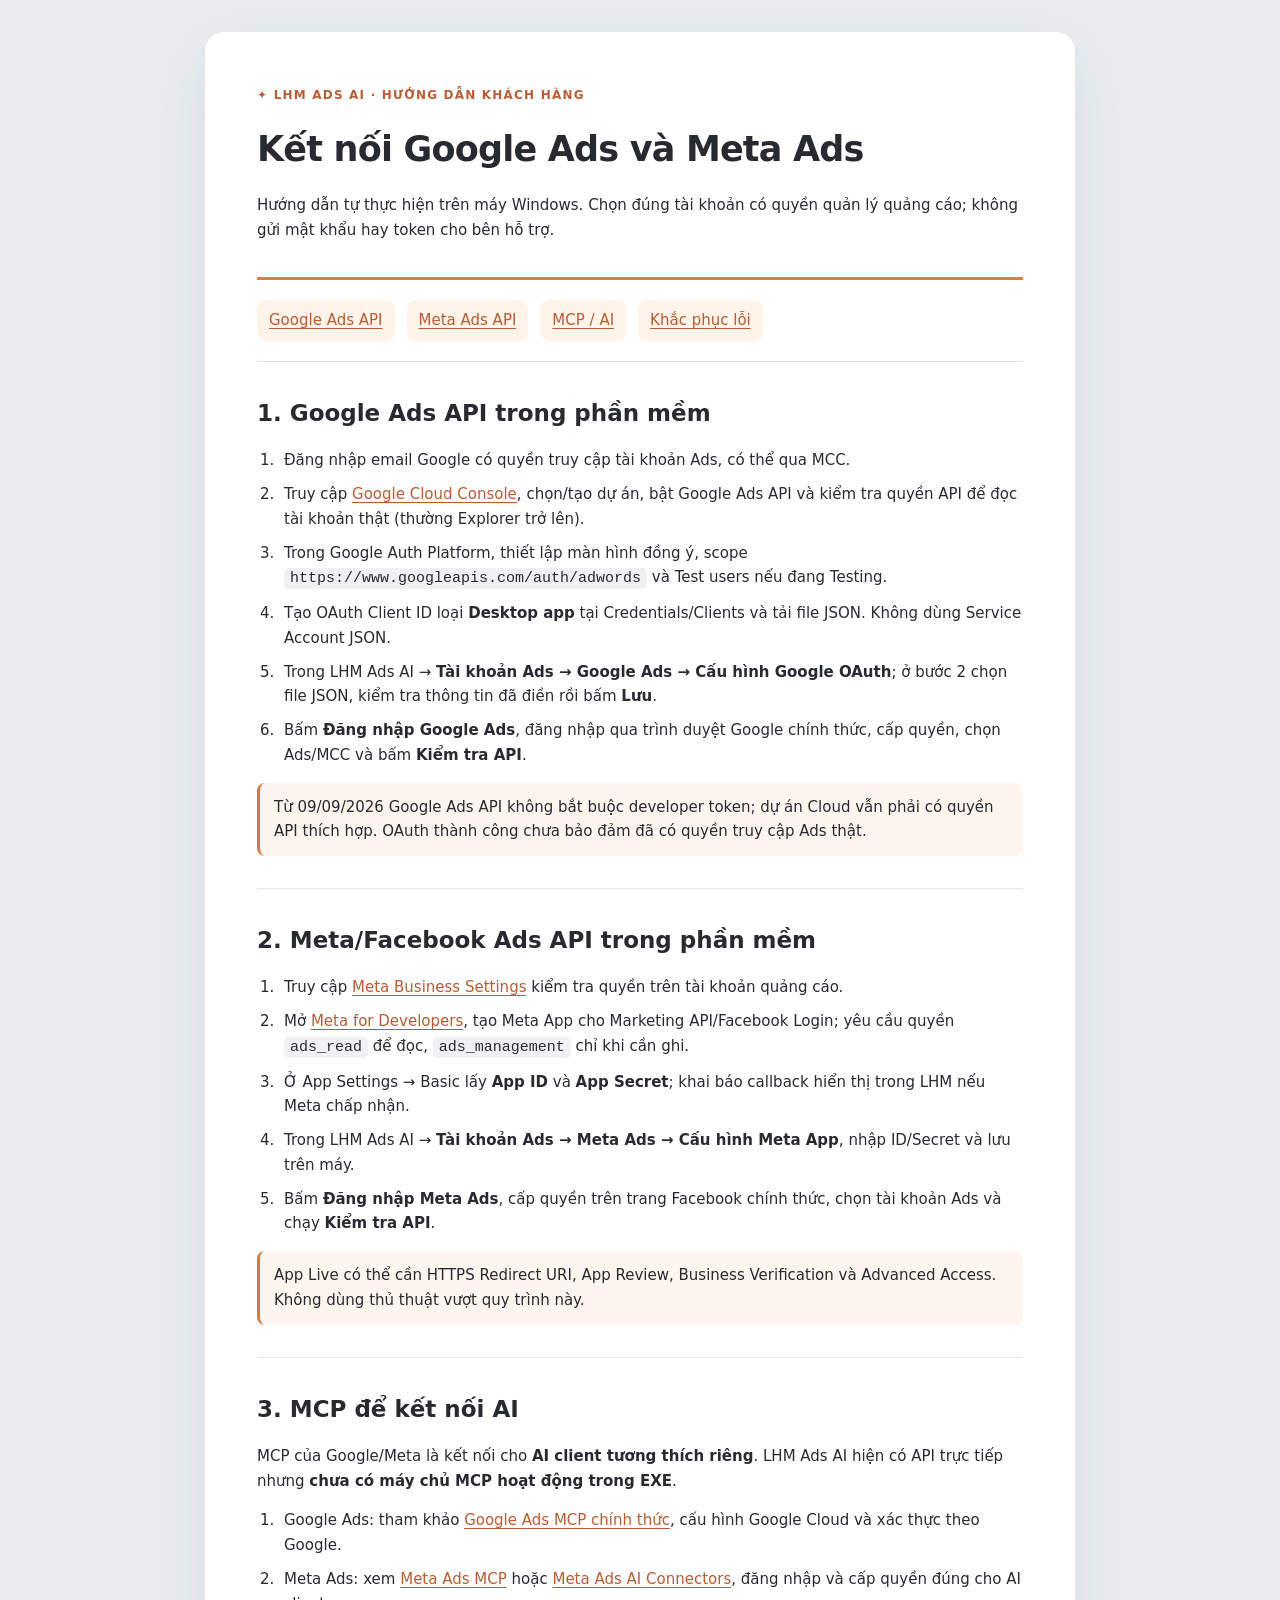
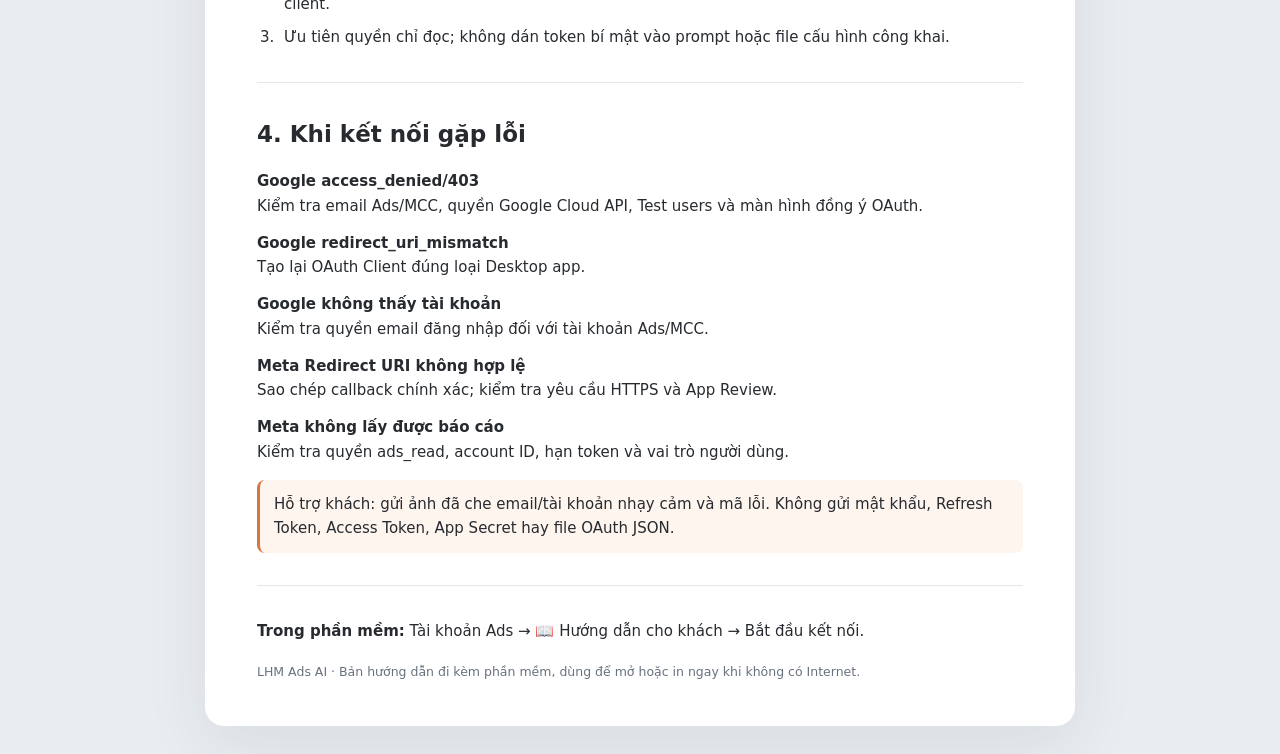
<file: static/huong-dan-ket-noi.html>
<!doctype html><html lang="vi"><head><meta charset="utf-8"><meta name="viewport" content="width=device-width,initial-scale=1"><title>LHM Ads AI · Hướng dẫn khách hàng</title><link rel="stylesheet" href="customer-help-print.css"></head>
<body><main class="handout">
<header><p class="brand">✦ LHM ADS AI · HƯỚNG DẪN KHÁCH HÀNG</p><h1>Kết nối Google Ads và Meta Ads</h1><p>Hướng dẫn tự thực hiện trên máy Windows. Chọn đúng tài khoản có quyền quản lý quảng cáo; không gửi mật khẩu hay token cho bên hỗ trợ.</p></header>
<nav><a href="#google">Google Ads API</a><a href="#meta">Meta Ads API</a><a href="#mcp">MCP / AI</a><a href="#faq">Khắc phục lỗi</a></nav>
<section id="google"><h2>1. Google Ads API trong phần mềm</h2><ol>
<li>Đăng nhập email Google có quyền truy cập tài khoản Ads, có thể qua MCC.</li>
<li>Truy cập <a href="https://console.cloud.google.com/">Google Cloud Console</a>, chọn/tạo dự án, bật Google Ads API và kiểm tra quyền API để đọc tài khoản thật (thường Explorer trở lên).</li>
<li>Trong Google Auth Platform, thiết lập màn hình đồng ý, scope <code>https://www.googleapis.com/auth/adwords</code> và Test users nếu đang Testing.</li>
<li>Tạo OAuth Client ID loại <strong>Desktop app</strong> tại Credentials/Clients và tải file JSON. Không dùng Service Account JSON.</li>
<li>Trong LHM Ads AI → <strong>Tài khoản Ads → Google Ads → Cấu hình Google OAuth</strong>; ở bước 2 chọn file JSON, kiểm tra thông tin đã điền rồi bấm <strong>Lưu</strong>.</li>
<li>Bấm <strong>Đăng nhập Google Ads</strong>, đăng nhập qua trình duyệt Google chính thức, cấp quyền, chọn Ads/MCC và bấm <strong>Kiểm tra API</strong>.</li>
</ol><p class="note">Từ 09/09/2026 Google Ads API không bắt buộc developer token; dự án Cloud vẫn phải có quyền API thích hợp. OAuth thành công chưa bảo đảm đã có quyền truy cập Ads thật.</p></section>
<section id="meta"><h2>2. Meta/Facebook Ads API trong phần mềm</h2><ol>
<li>Truy cập <a href="https://business.facebook.com/settings">Meta Business Settings</a> kiểm tra quyền trên tài khoản quảng cáo.</li>
<li>Mở <a href="https://developers.facebook.com/apps/">Meta for Developers</a>, tạo Meta App cho Marketing API/Facebook Login; yêu cầu quyền <code>ads_read</code> để đọc, <code>ads_management</code> chỉ khi cần ghi.</li>
<li>Ở App Settings → Basic lấy <strong>App ID</strong> và <strong>App Secret</strong>; khai báo callback hiển thị trong LHM nếu Meta chấp nhận.</li>
<li>Trong LHM Ads AI → <strong>Tài khoản Ads → Meta Ads → Cấu hình Meta App</strong>, nhập ID/Secret và lưu trên máy.</li>
<li>Bấm <strong>Đăng nhập Meta Ads</strong>, cấp quyền trên trang Facebook chính thức, chọn tài khoản Ads và chạy <strong>Kiểm tra API</strong>.</li>
</ol><p class="note">App Live có thể cần HTTPS Redirect URI, App Review, Business Verification và Advanced Access. Không dùng thủ thuật vượt quy trình này.</p></section>
<section id="mcp"><h2>3. MCP để kết nối AI</h2><p>MCP của Google/Meta là kết nối cho <strong>AI client tương thích riêng</strong>. LHM Ads AI hiện có API trực tiếp nhưng <strong>chưa có máy chủ MCP hoạt động trong EXE</strong>.</p><ol>
<li>Google Ads: tham khảo <a href="https://developers.google.com/google-ads/api/docs/developer-toolkit/mcp-server">Google Ads MCP chính thức</a>, cấu hình Google Cloud và xác thực theo Google.</li>
<li>Meta Ads: xem <a href="https://developers.facebook.com/ads-mcp-server">Meta Ads MCP</a> hoặc <a href="https://www.facebook.com/meta-ads-ai-connectors">Meta Ads AI Connectors</a>, đăng nhập và cấp quyền đúng cho AI client.</li>
<li>Ưu tiên quyền chỉ đọc; không dán token bí mật vào prompt hoặc file cấu hình công khai.</li></ol></section>
<section id="faq"><h2>4. Khi kết nối gặp lỗi</h2><dl>
<dt>Google access_denied/403</dt><dd>Kiểm tra email Ads/MCC, quyền Google Cloud API, Test users và màn hình đồng ý OAuth.</dd>
<dt>Google redirect_uri_mismatch</dt><dd>Tạo lại OAuth Client đúng loại Desktop app.</dd>
<dt>Google không thấy tài khoản</dt><dd>Kiểm tra quyền email đăng nhập đối với tài khoản Ads/MCC.</dd>
<dt>Meta Redirect URI không hợp lệ</dt><dd>Sao chép callback chính xác; kiểm tra yêu cầu HTTPS và App Review.</dd>
<dt>Meta không lấy được báo cáo</dt><dd>Kiểm tra quyền ads_read, account ID, hạn token và vai trò người dùng.</dd></dl>
<p class="note">Hỗ trợ khách: gửi ảnh đã che email/tài khoản nhạy cảm và mã lỗi. Không gửi mật khẩu, Refresh Token, Access Token, App Secret hay file OAuth JSON.</p></section>
<footer><p><strong>Trong phần mềm:</strong> Tài khoản Ads → 📖 Hướng dẫn cho khách → Bắt đầu kết nối.</p><small>LHM Ads AI · Bản hướng dẫn đi kèm phần mềm, dùng để mở hoặc in ngay khi không có Internet.</small></footer>
</main></body></html>
</file>
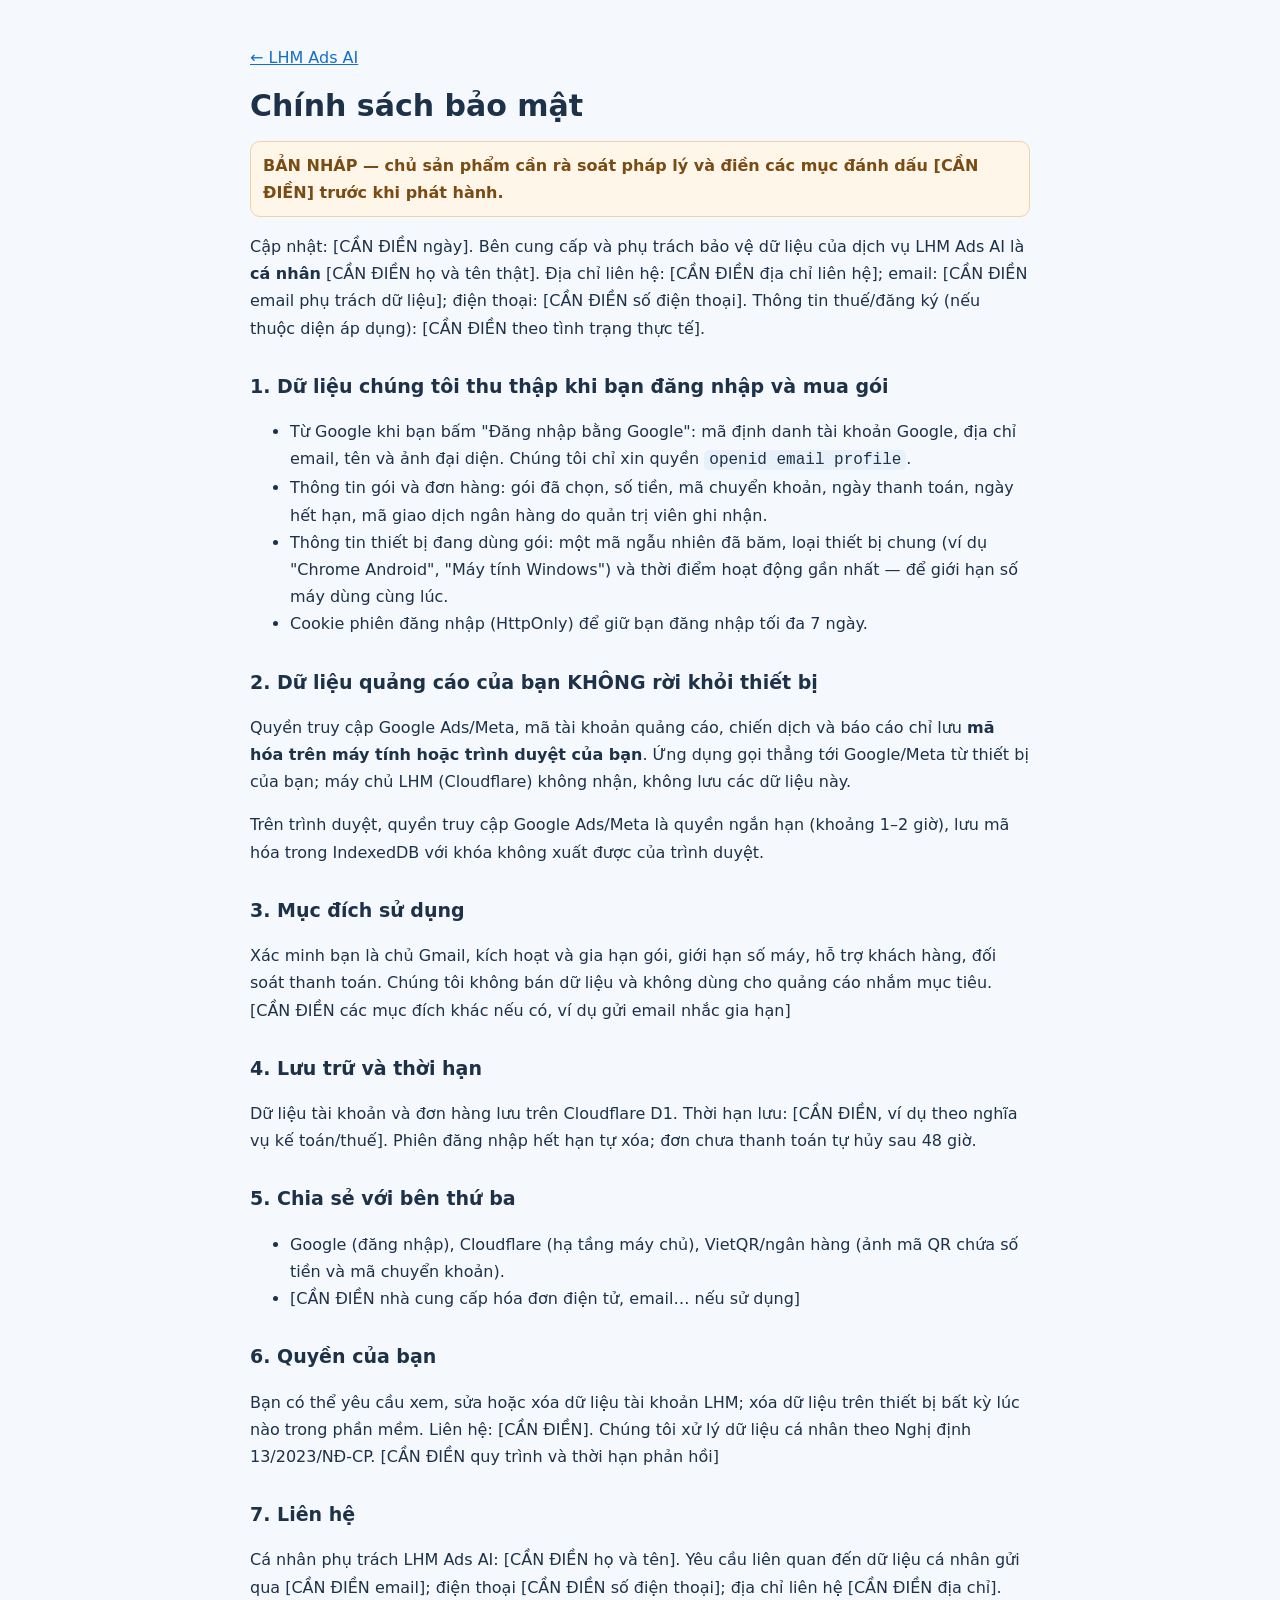
<file: static/legal-privacy.html>
<!doctype html><html lang="vi"><head><meta charset="utf-8"><meta name="viewport" content="width=device-width,initial-scale=1">
<title>Chính sách bảo mật — LHM Ads AI</title><link rel="canonical" href="https://ads.lhmcrm.com/bao-mat/">
<link rel="stylesheet" href="/static/legal.css"></head><body><main class="legal">
<p><a href="/">← LHM Ads AI</a></p>
<h1>Chính sách bảo mật</h1>
<p class="legal-draft">BẢN NHÁP — chủ sản phẩm cần rà soát pháp lý và điền các mục đánh dấu [CẦN ĐIỀN] trước khi phát hành.</p>
<p>Cập nhật: [CẦN ĐIỀN ngày]. Bên cung cấp và phụ trách bảo vệ dữ liệu của dịch vụ LHM Ads AI là <strong>cá nhân</strong> [CẦN ĐIỀN họ và tên thật]. Địa chỉ liên hệ: [CẦN ĐIỀN địa chỉ liên hệ]; email: [CẦN ĐIỀN email phụ trách dữ liệu]; điện thoại: [CẦN ĐIỀN số điện thoại]. Thông tin thuế/đăng ký (nếu thuộc diện áp dụng): [CẦN ĐIỀN theo tình trạng thực tế].</p>

<h2>1. Dữ liệu chúng tôi thu thập khi bạn đăng nhập và mua gói</h2>
<ul>
<li>Từ Google khi bạn bấm "Đăng nhập bằng Google": mã định danh tài khoản Google, địa chỉ email, tên và ảnh đại diện. Chúng tôi chỉ xin quyền <code>openid email profile</code>.</li>
<li>Thông tin gói và đơn hàng: gói đã chọn, số tiền, mã chuyển khoản, ngày thanh toán, ngày hết hạn, mã giao dịch ngân hàng do quản trị viên ghi nhận.</li>
<li>Thông tin thiết bị đang dùng gói: một mã ngẫu nhiên đã băm, loại thiết bị chung (ví dụ "Chrome Android", "Máy tính Windows") và thời điểm hoạt động gần nhất — để giới hạn số máy dùng cùng lúc.</li>
<li>Cookie phiên đăng nhập (HttpOnly) để giữ bạn đăng nhập tối đa 7 ngày.</li>
</ul>

<h2>2. Dữ liệu quảng cáo của bạn KHÔNG rời khỏi thiết bị</h2>
<p>Quyền truy cập Google Ads/Meta, mã tài khoản quảng cáo, chiến dịch và báo cáo chỉ lưu <strong>mã hóa trên máy tính hoặc trình duyệt của bạn</strong>. Ứng dụng gọi thẳng tới Google/Meta từ thiết bị của bạn; máy chủ LHM (Cloudflare) không nhận, không lưu các dữ liệu này.</p>
<p>Trên trình duyệt, quyền truy cập Google Ads/Meta là quyền ngắn hạn (khoảng 1–2 giờ), lưu mã hóa trong IndexedDB với khóa không xuất được của trình duyệt.</p>

<h2>3. Mục đích sử dụng</h2>
<p>Xác minh bạn là chủ Gmail, kích hoạt và gia hạn gói, giới hạn số máy, hỗ trợ khách hàng, đối soát thanh toán. Chúng tôi không bán dữ liệu và không dùng cho quảng cáo nhắm mục tiêu. [CẦN ĐIỀN các mục đích khác nếu có, ví dụ gửi email nhắc gia hạn]</p>

<h2>4. Lưu trữ và thời hạn</h2>
<p>Dữ liệu tài khoản và đơn hàng lưu trên Cloudflare D1. Thời hạn lưu: [CẦN ĐIỀN, ví dụ theo nghĩa vụ kế toán/thuế]. Phiên đăng nhập hết hạn tự xóa; đơn chưa thanh toán tự hủy sau 48 giờ.</p>

<h2>5. Chia sẻ với bên thứ ba</h2>
<ul>
<li>Google (đăng nhập), Cloudflare (hạ tầng máy chủ), VietQR/ngân hàng (ảnh mã QR chứa số tiền và mã chuyển khoản).</li>
<li>[CẦN ĐIỀN nhà cung cấp hóa đơn điện tử, email… nếu sử dụng]</li>
</ul>

<h2>6. Quyền của bạn</h2>
<p>Bạn có thể yêu cầu xem, sửa hoặc xóa dữ liệu tài khoản LHM; xóa dữ liệu trên thiết bị bất kỳ lúc nào trong phần mềm. Liên hệ: [CẦN ĐIỀN]. Chúng tôi xử lý dữ liệu cá nhân theo Nghị định 13/2023/NĐ-CP. [CẦN ĐIỀN quy trình và thời hạn phản hồi]</p>

<h2>7. Liên hệ</h2>
<p>Cá nhân phụ trách LHM Ads AI: [CẦN ĐIỀN họ và tên]. Yêu cầu liên quan đến dữ liệu cá nhân gửi qua [CẦN ĐIỀN email]; điện thoại [CẦN ĐIỀN số điện thoại]; địa chỉ liên hệ [CẦN ĐIỀN địa chỉ].</p>
</main></body></html>
</file>
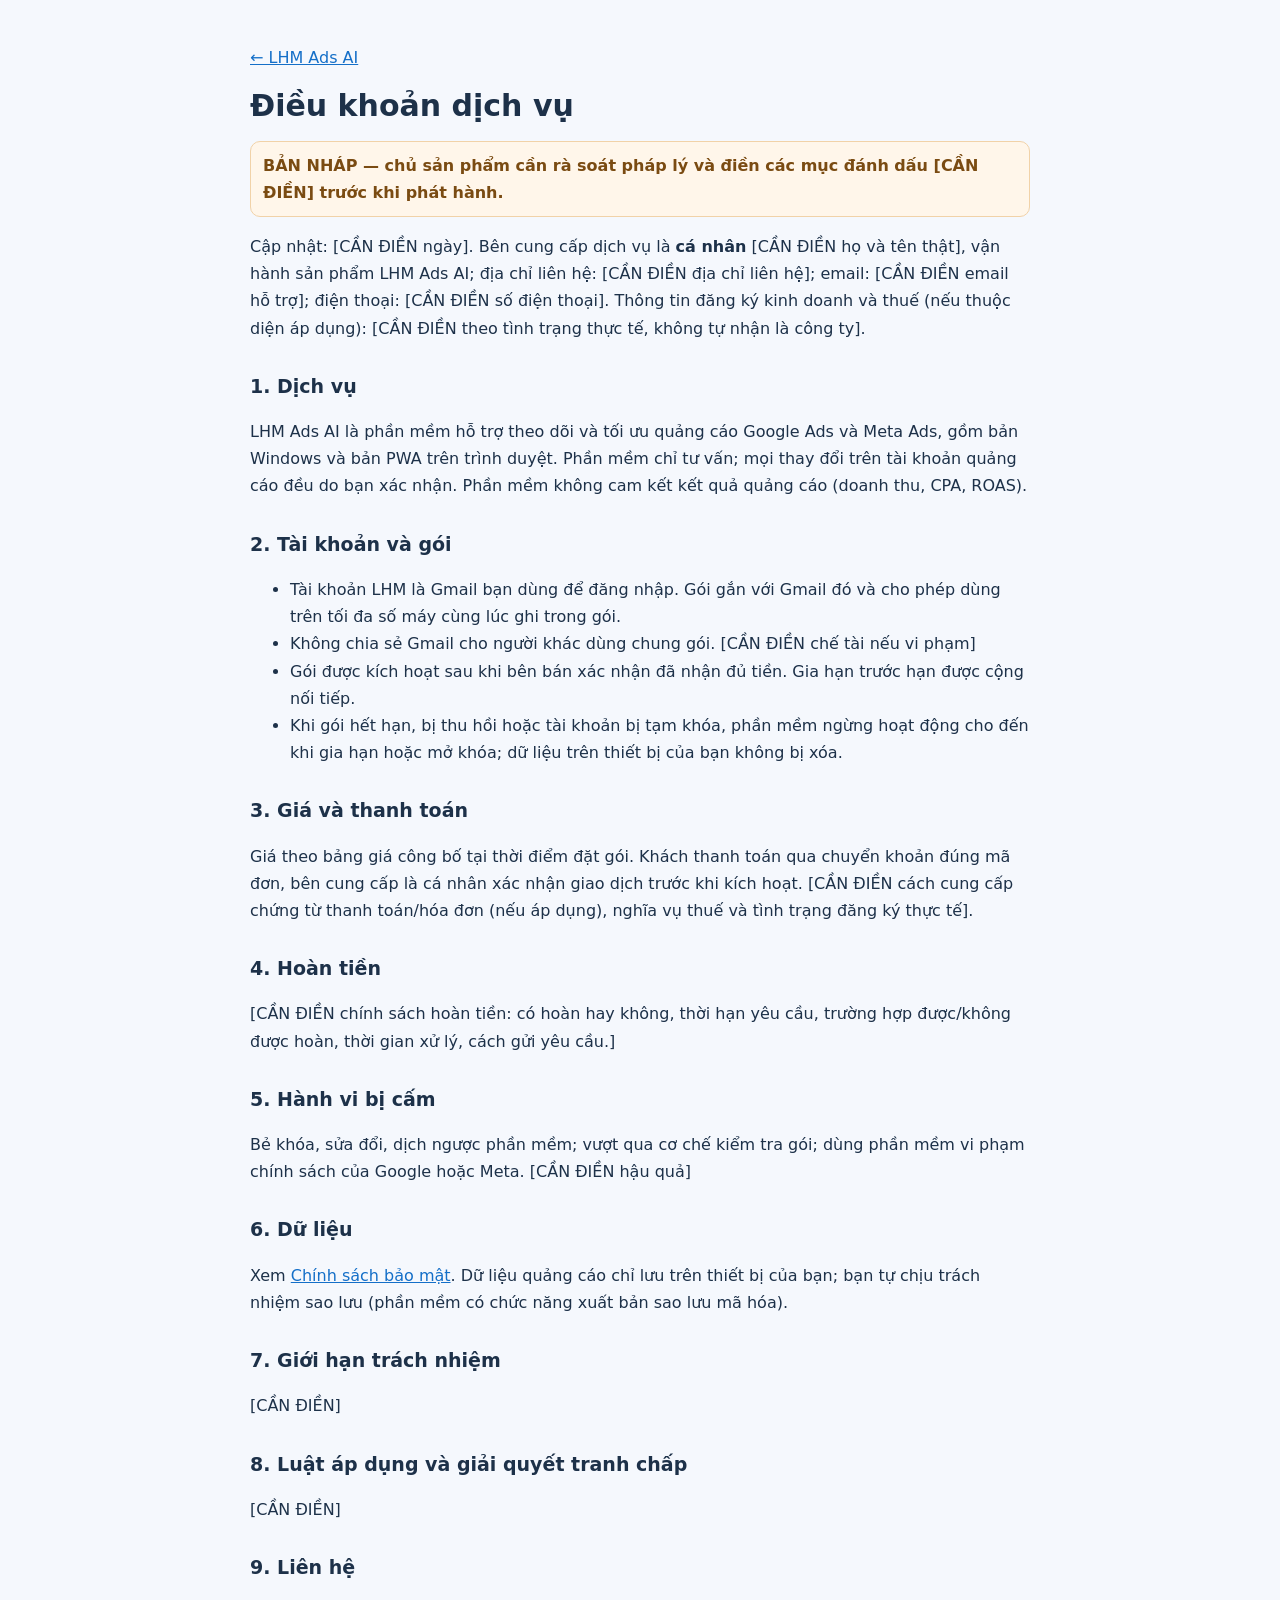
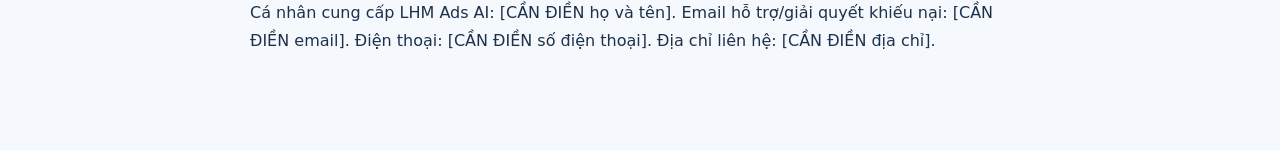
<file: static/legal-terms.html>
<!doctype html><html lang="vi"><head><meta charset="utf-8"><meta name="viewport" content="width=device-width,initial-scale=1">
<title>Điều khoản dịch vụ — LHM Ads AI</title><link rel="canonical" href="https://ads.lhmcrm.com/dieu-khoan/">
<link rel="stylesheet" href="/static/legal.css"></head><body><main class="legal">
<p><a href="/">← LHM Ads AI</a></p>
<h1>Điều khoản dịch vụ</h1>
<p class="legal-draft">BẢN NHÁP — chủ sản phẩm cần rà soát pháp lý và điền các mục đánh dấu [CẦN ĐIỀN] trước khi phát hành.</p>
<p>Cập nhật: [CẦN ĐIỀN ngày]. Bên cung cấp dịch vụ là <strong>cá nhân</strong> [CẦN ĐIỀN họ và tên thật], vận hành sản phẩm LHM Ads AI; địa chỉ liên hệ: [CẦN ĐIỀN địa chỉ liên hệ]; email: [CẦN ĐIỀN email hỗ trợ]; điện thoại: [CẦN ĐIỀN số điện thoại]. Thông tin đăng ký kinh doanh và thuế (nếu thuộc diện áp dụng): [CẦN ĐIỀN theo tình trạng thực tế, không tự nhận là công ty].</p>

<h2>1. Dịch vụ</h2>
<p>LHM Ads AI là phần mềm hỗ trợ theo dõi và tối ưu quảng cáo Google Ads và Meta Ads, gồm bản Windows và bản PWA trên trình duyệt. Phần mềm chỉ tư vấn; mọi thay đổi trên tài khoản quảng cáo đều do bạn xác nhận. Phần mềm không cam kết kết quả quảng cáo (doanh thu, CPA, ROAS).</p>

<h2>2. Tài khoản và gói</h2>
<ul>
<li>Tài khoản LHM là Gmail bạn dùng để đăng nhập. Gói gắn với Gmail đó và cho phép dùng trên tối đa số máy cùng lúc ghi trong gói.</li>
<li>Không chia sẻ Gmail cho người khác dùng chung gói. [CẦN ĐIỀN chế tài nếu vi phạm]</li>
<li>Gói được kích hoạt sau khi bên bán xác nhận đã nhận đủ tiền. Gia hạn trước hạn được cộng nối tiếp.</li>
<li>Khi gói hết hạn, bị thu hồi hoặc tài khoản bị tạm khóa, phần mềm ngừng hoạt động cho đến khi gia hạn hoặc mở khóa; dữ liệu trên thiết bị của bạn không bị xóa.</li>
</ul>

<h2>3. Giá và thanh toán</h2>
<p>Giá theo bảng giá công bố tại thời điểm đặt gói. Khách thanh toán qua chuyển khoản đúng mã đơn, bên cung cấp là cá nhân xác nhận giao dịch trước khi kích hoạt. [CẦN ĐIỀN cách cung cấp chứng từ thanh toán/hóa đơn (nếu áp dụng), nghĩa vụ thuế và tình trạng đăng ký thực tế].</p>

<h2>4. Hoàn tiền</h2>
<p>[CẦN ĐIỀN chính sách hoàn tiền: có hoàn hay không, thời hạn yêu cầu, trường hợp được/không được hoàn, thời gian xử lý, cách gửi yêu cầu.]</p>

<h2>5. Hành vi bị cấm</h2>
<p>Bẻ khóa, sửa đổi, dịch ngược phần mềm; vượt qua cơ chế kiểm tra gói; dùng phần mềm vi phạm chính sách của Google hoặc Meta. [CẦN ĐIỀN hậu quả]</p>

<h2>6. Dữ liệu</h2>
<p>Xem <a href="/bao-mat/">Chính sách bảo mật</a>. Dữ liệu quảng cáo chỉ lưu trên thiết bị của bạn; bạn tự chịu trách nhiệm sao lưu (phần mềm có chức năng xuất bản sao lưu mã hóa).</p>

<h2>7. Giới hạn trách nhiệm</h2>
<p>[CẦN ĐIỀN]</p>

<h2>8. Luật áp dụng và giải quyết tranh chấp</h2>
<p>[CẦN ĐIỀN]</p>

<h2>9. Liên hệ</h2>
<p>Cá nhân cung cấp LHM Ads AI: [CẦN ĐIỀN họ và tên]. Email hỗ trợ/giải quyết khiếu nại: [CẦN ĐIỀN email]. Điện thoại: [CẦN ĐIỀN số điện thoại]. Địa chỉ liên hệ: [CẦN ĐIỀN địa chỉ].</p>
</main></body></html>
</file>
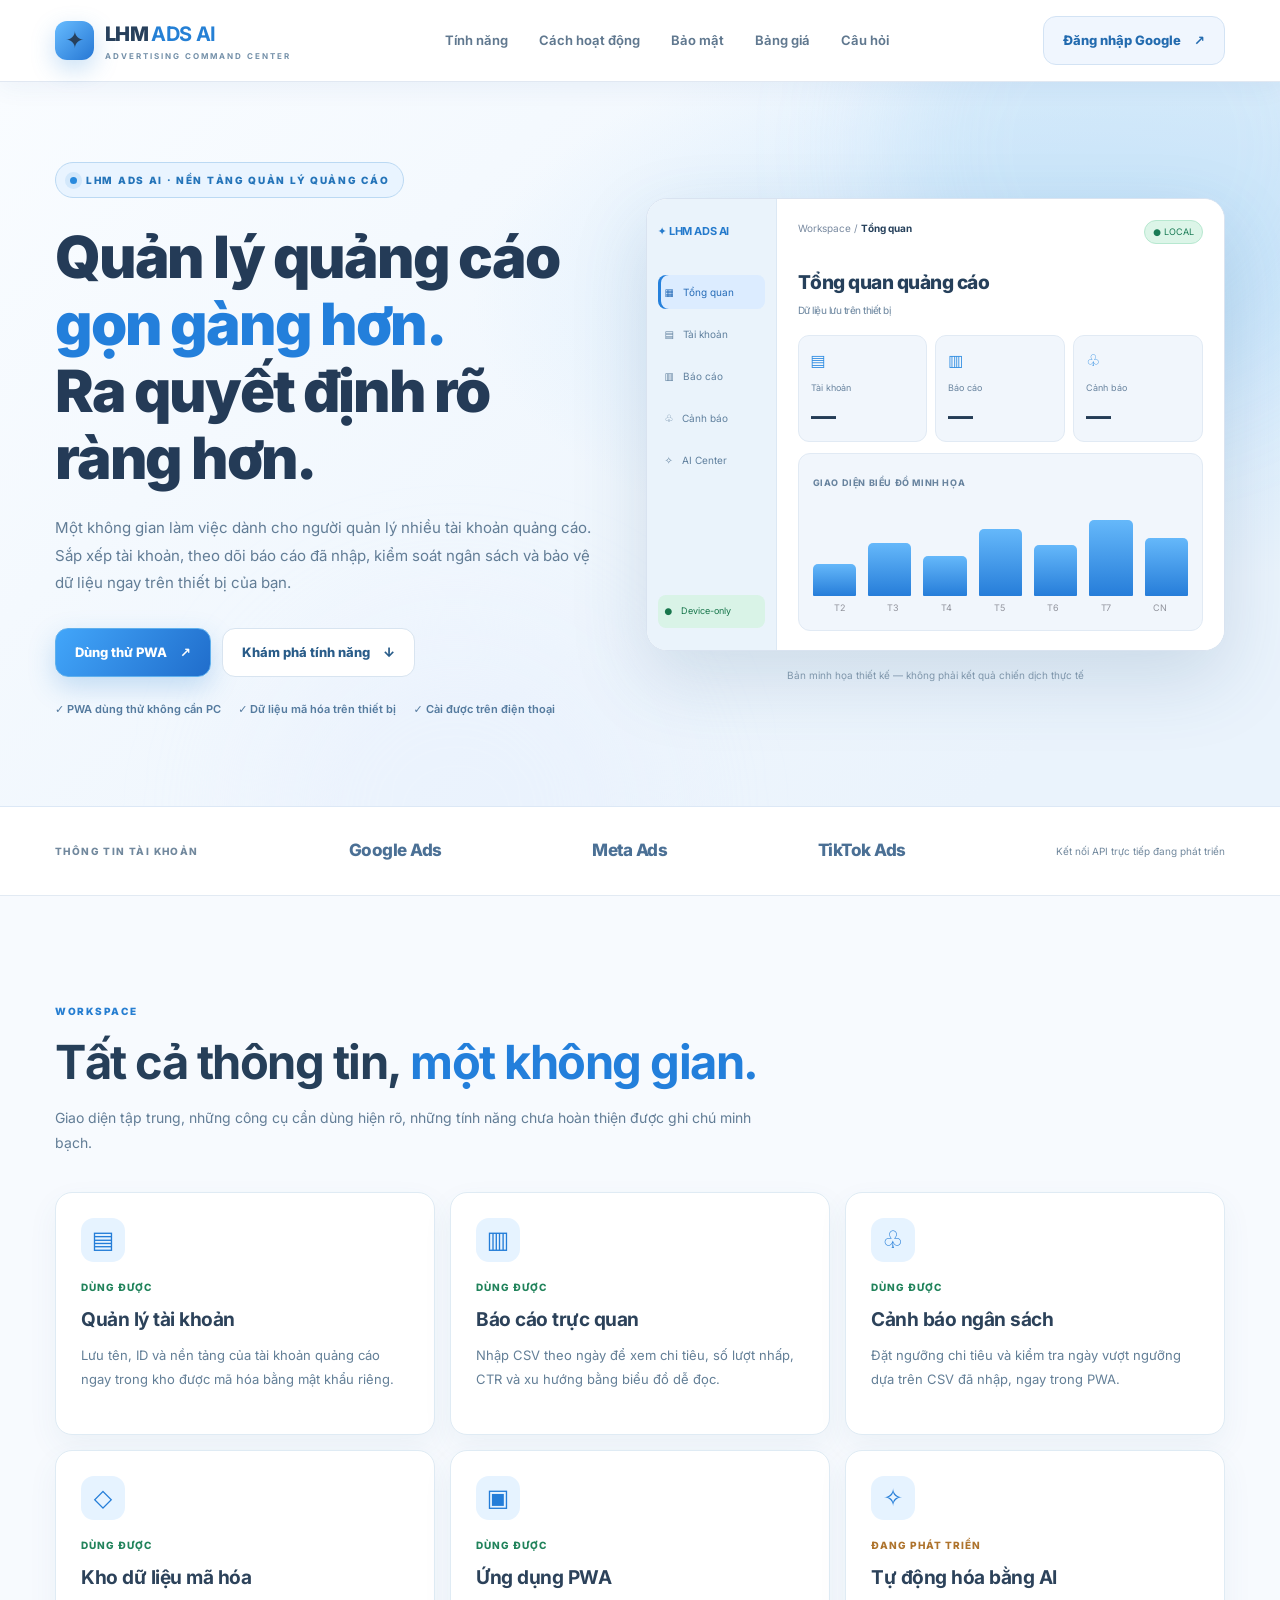
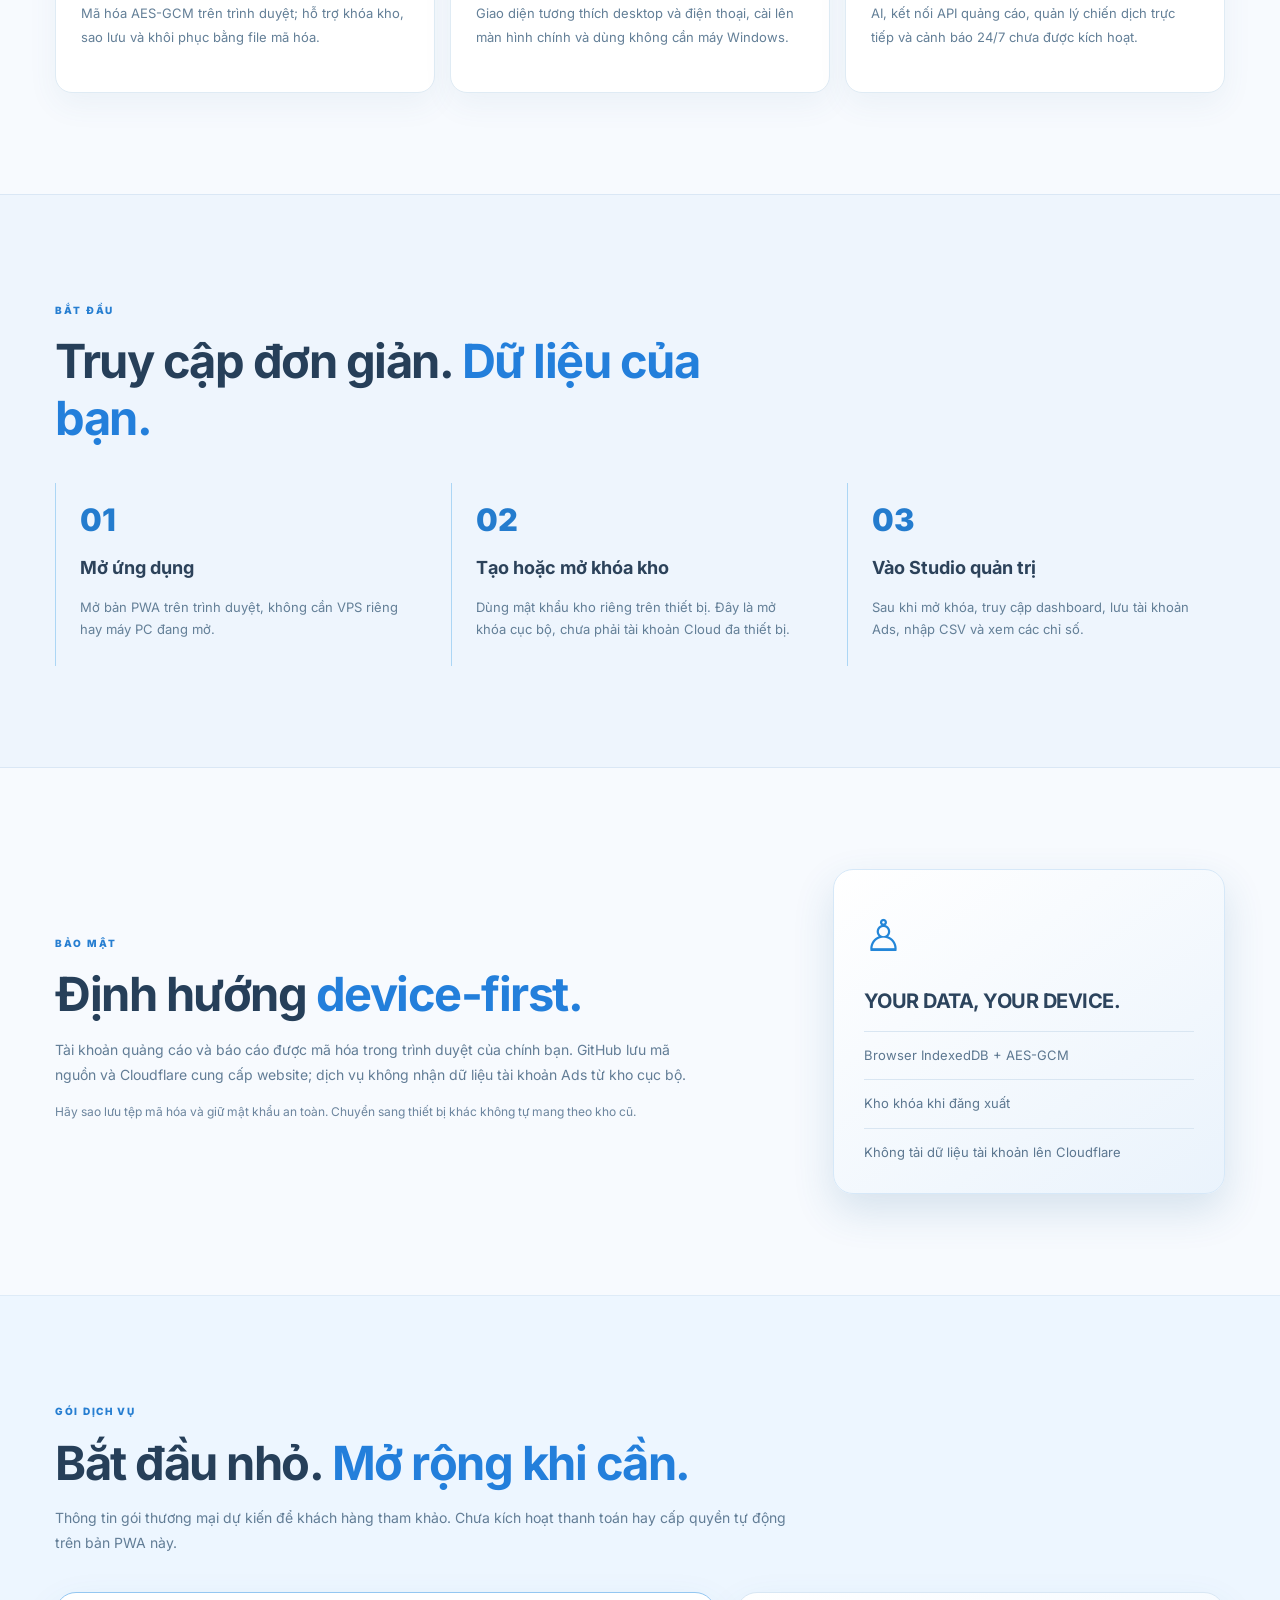
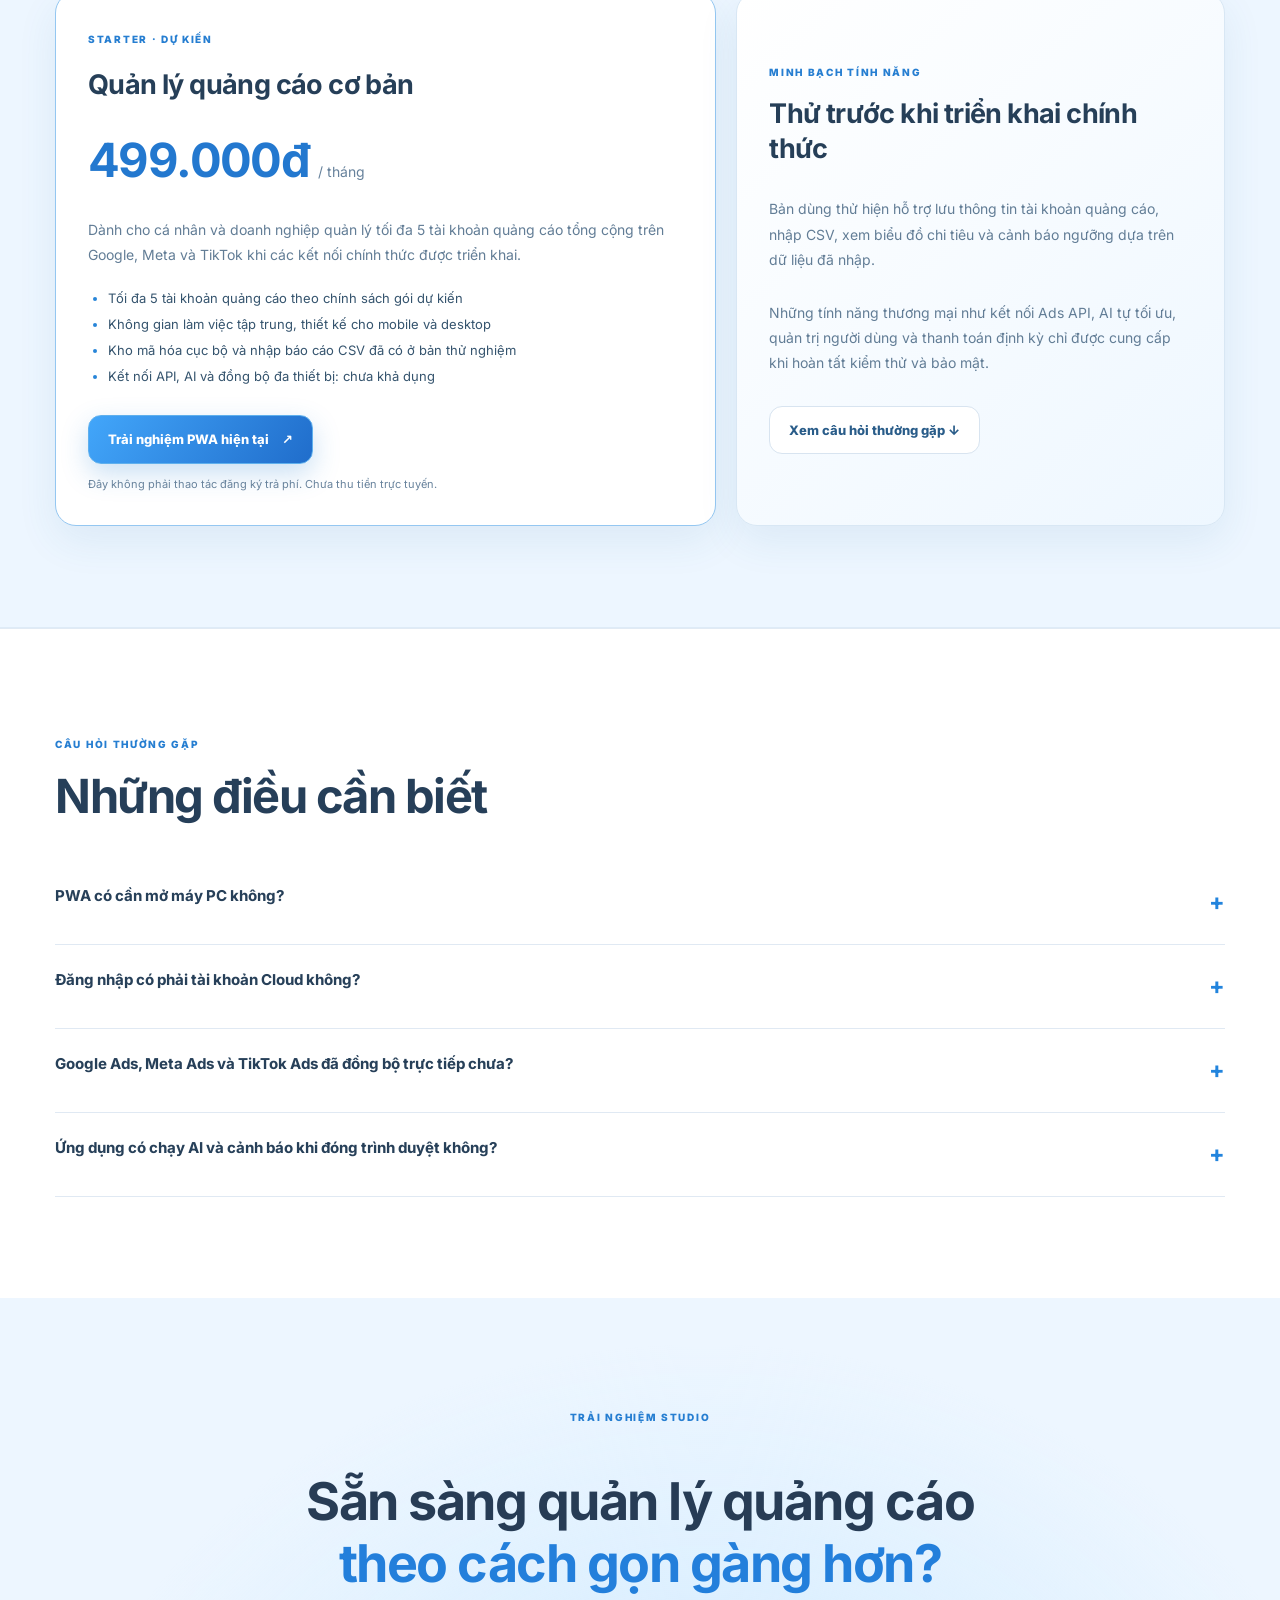
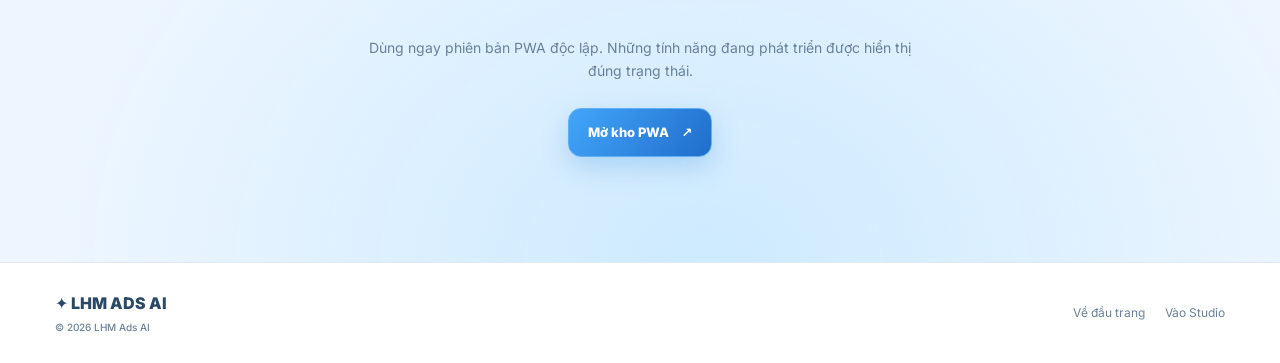
<file: static/marketing.html>
<!doctype html>
<html lang="vi"><head><meta charset="utf-8">
<meta name="viewport" content="width=device-width,initial-scale=1,viewport-fit=cover">
<meta name="theme-color" content="#f5f8fd">
<title>LHM Ads AI — Không gian quản lý quảng cáo thông minh</title>
<meta name="description" content="LHM Ads AI: không gian quản lý tài khoản, báo cáo CSV và cảnh báo ngân sách mã hóa trên thiết bị. PWA chạy độc lập trên Cloudflare, không cần bật PC.">
<meta property="og:type" content="website"><meta property="og:locale" content="vi_VN">
<meta property="og:title" content="LHM Ads AI — Advertising Command Center">
<meta property="og:description" content="Không gian quảng cáo thông minh, kho dữ liệu mã hóa, báo cáo và ngân sách cục bộ ngay trên trình duyệt.">
<meta property="og:url" content="https://ads.lhmcrm.com/">
<link rel="canonical" href="https://ads.lhmcrm.com/">
<link rel="icon" type="image/png" href="/static/icons/icon-192.png">
<link rel="stylesheet" href="/static/fonts.css">
<link rel="stylesheet" href="/static/marketing.css">
<link rel="stylesheet" href="/static/marketing-refresh.css">
</head><body>
<a class="skip" href="#noi-dung">Bỏ qua điều hướng</a>
<header class="mk-header"><nav class="mk-nav" aria-label="Điều hướng chính">
<a class="mk-brand" href="/" aria-label="LHM Ads AI trang chủ"><span class="mk-symbol" aria-hidden="true">✦</span><span>LHM <b>ADS AI</b><small>ADVERTISING COMMAND CENTER</small></span></a>
<div class="mk-nav-links"><a href="#tinh-nang">Tính năng</a><a href="#quy-trinh">Cách hoạt động</a><a href="#bao-mat">Bảo mật</a><a href="#bang-gia">Bảng giá</a><a href="#cau-hoi">Câu hỏi</a></div>
<details class="mk-mobile-menu"><summary aria-label="Mở menu điều hướng">☰ <span>Menu</span></summary>
<div class="mk-mobile-menu-panel">
<a href="#tinh-nang">Tính năng</a>
<a href="#quy-trinh">Cách hoạt động</a>
<a href="#bao-mat">Bảo mật</a>
<a href="#bang-gia">Bảng giá</a>
<a href="#cau-hoi">Câu hỏi thường gặp</a>
<a href="/local/">Dùng thử PWA ↗</a>
<a href="/admin/">Quản trị LHM ↗</a>
</div></details>
<a class="mk-btn mk-btn-outline mk-nav-login" href="/local/">Đăng nhập Google <span aria-hidden="true">↗</span></a>
</nav></header>
<main id="noi-dung">
<section class="mk-hero"><div class="mk-glow mk-glow-one" aria-hidden="true"></div><div class="mk-glow mk-glow-two" aria-hidden="true"></div>
<div class="mk-wrap mk-hero-grid">
<div class="mk-hero-copy"><span class="mk-eyebrow"><span class="mk-live-dot" aria-hidden="true"></span> LHM ADS AI · NỀN TẢNG QUẢN LÝ QUẢNG CÁO</span>
<h1>Quản lý quảng cáo<br><em>gọn gàng hơn.</em><br>Ra quyết định <span>rõ ràng hơn.</span></h1>
<p>Một không gian làm việc dành cho người quản lý nhiều tài khoản quảng cáo. Sắp xếp tài khoản, theo dõi báo cáo đã nhập, kiểm soát ngân sách và bảo vệ dữ liệu ngay trên thiết bị của bạn.</p>
<div class="mk-actions"><a class="mk-btn mk-btn-primary" href="/local/">Dùng thử PWA <span aria-hidden="true">↗</span></a>
<a class="mk-btn mk-btn-glass" href="#tinh-nang">Khám phá tính năng <span aria-hidden="true">↓</span></a></div>
<div class="mk-trust"><span>✓ PWA dùng thử không cần PC</span><span>✓ Dữ liệu mã hóa trên thiết bị</span><span>✓ Cài được trên điện thoại</span></div>
</div>
<div class="mk-preview-wrap"><div class="mk-preview" aria-label="Minh họa giao diện Studio — không phải dữ liệu khách hàng">
<div class="mk-preview-sidebar"><div class="mk-preview-brand">✦ <b>LHM ADS AI</b></div>
<div class="mk-preview-nav current">▦ &nbsp; Tổng quan</div><div class="mk-preview-nav">▤ &nbsp; Tài khoản</div>
<div class="mk-preview-nav">▥ &nbsp; Báo cáo</div><div class="mk-preview-nav">♧ &nbsp; Cảnh báo</div><div class="mk-preview-nav">✧ &nbsp; AI Center</div>
<div class="mk-preview-device">● &nbsp; Device-only</div></div>
<div class="mk-preview-main"><div class="mk-preview-top"><span>Workspace / <b>Tổng quan</b></span><span class="mk-preview-local">● LOCAL</span></div>
<div class="mk-preview-title">Tổng quan quảng cáo<small>Dữ liệu lưu trên thiết bị</small></div>
<div class="mk-preview-stats"><div><i>▤</i><small>Tài khoản</small><strong>—</strong></div><div><i>▥</i><small>Báo cáo</small><strong>—</strong></div><div><i>♧</i><small>Cảnh báo</small><strong>—</strong></div></div>
<div class="mk-preview-graph"><small>GIAO DIỆN BIỂU ĐỒ MINH HỌA</small><div class="mk-preview-bars" aria-hidden="true">
<span style="--h:39%"></span><span style="--h:64%"></span><span style="--h:49%"></span><span style="--h:81%"></span><span style="--h:62%"></span><span style="--h:92%"></span><span style="--h:70%"></span></div>
<div class="mk-preview-axis"><span>T2</span><span>T3</span><span>T4</span><span>T5</span><span>T6</span><span>T7</span><span>CN</span></div></div></div></div>
<p class="mk-preview-note">Bản minh họa thiết kế — không phải kết quả chiến dịch thực tế</p>
</div></div></section>
<section class="mk-strip"><div class="mk-wrap mk-strip-inner"><span>THÔNG TIN TÀI KHOẢN</span><strong>Google Ads</strong><strong>Meta Ads</strong><strong>TikTok Ads</strong><small>Kết nối API trực tiếp đang phát triển</small></div></section>
<section class="mk-section" id="tinh-nang"><div class="mk-wrap"><div class="mk-section-head">
<span class="mk-tag">WORKSPACE</span><h2>Tất cả thông tin, <em>một không gian.</em></h2>
<p>Giao diện tập trung, những công cụ cần dùng hiện rõ, những tính năng chưa hoàn thiện được ghi chú minh bạch.</p></div>
<div class="mk-cards">
<article class="mk-card"><span class="mk-card-icon">▤</span><span class="mk-status">DÙNG ĐƯỢC</span><h3>Quản lý tài khoản</h3><p>Lưu tên, ID và nền tảng của tài khoản quảng cáo ngay trong kho được mã hóa bằng mật khẩu riêng.</p></article>
<article class="mk-card"><span class="mk-card-icon">▥</span><span class="mk-status">DÙNG ĐƯỢC</span><h3>Báo cáo trực quan</h3><p>Nhập CSV theo ngày để xem chi tiêu, số lượt nhấp, CTR và xu hướng bằng biểu đồ dễ đọc.</p></article>
<article class="mk-card"><span class="mk-card-icon">♧</span><span class="mk-status">DÙNG ĐƯỢC</span><h3>Cảnh báo ngân sách</h3><p>Đặt ngưỡng chi tiêu và kiểm tra ngày vượt ngưỡng dựa trên CSV đã nhập, ngay trong PWA.</p></article>
<article class="mk-card"><span class="mk-card-icon">◇</span><span class="mk-status">DÙNG ĐƯỢC</span><h3>Kho dữ liệu mã hóa</h3><p>Mã hóa AES-GCM trên trình duyệt; hỗ trợ khóa kho, sao lưu và khôi phục bằng file mã hóa.</p></article>
<article class="mk-card"><span class="mk-card-icon">▣</span><span class="mk-status">DÙNG ĐƯỢC</span><h3>Ứng dụng PWA</h3><p>Giao diện tương thích desktop và điện thoại, cài lên màn hình chính và dùng không cần máy Windows.</p></article>
<article class="mk-card"><span class="mk-card-icon">✧</span><span class="mk-status mk-soon">ĐANG PHÁT TRIỂN</span><h3>Tự động hóa bằng AI</h3><p>AI, kết nối API quảng cáo, quản lý chiến dịch trực tiếp và cảnh báo 24/7 chưa được kích hoạt.</p></article>
</div></div></section>
<section class="mk-section mk-process" id="quy-trinh"><div class="mk-wrap"><div class="mk-section-head">
<span class="mk-tag">BẮT ĐẦU</span><h2>Truy cập đơn giản. <em>Dữ liệu của bạn.</em></h2></div>
<div class="mk-steps"><article><b>01</b><h3>Mở ứng dụng</h3><p>Mở bản PWA trên trình duyệt, không cần VPS riêng hay máy PC đang mở.</p></article>
<article><b>02</b><h3>Tạo hoặc mở khóa kho</h3><p>Dùng mật khẩu kho riêng trên thiết bị. Đây là mở khóa cục bộ, chưa phải tài khoản Cloud đa thiết bị.</p></article>
<article><b>03</b><h3>Vào Studio quản trị</h3><p>Sau khi mở khóa, truy cập dashboard, lưu tài khoản Ads, nhập CSV và xem các chỉ số.</p></article></div>
</div></section>
<section class="mk-section" id="bao-mat"><div class="mk-wrap mk-security">
<div><span class="mk-tag">BẢO MẬT</span><h2>Định hướng <em>device-first.</em></h2><p>Tài khoản quảng cáo và báo cáo được mã hóa trong trình duyệt của chính bạn. GitHub lưu mã nguồn và Cloudflare cung cấp website; dịch vụ không nhận dữ liệu tài khoản Ads từ kho cục bộ.</p>
<p class="mk-small">Hãy sao lưu tệp mã hóa và giữ mật khẩu an toàn. Chuyển sang thiết bị khác không tự mang theo kho cũ.</p></div>
<div class="mk-security-card"><div class="mk-lock" aria-hidden="true">♙</div><strong>YOUR DATA, YOUR DEVICE.</strong><span>Browser IndexedDB + AES-GCM</span><span>Kho khóa khi đăng xuất</span><span>Không tải dữ liệu tài khoản lên Cloudflare</span></div>
</div></section>
<section class="mk-section mk-pricing" id="bang-gia"><div class="mk-wrap"><div class="mk-section-head"><span class="mk-tag">GÓI DỊCH VỤ</span><h2>Bắt đầu nhỏ. <em>Mở rộng khi cần.</em></h2><p>Thông tin gói thương mại dự kiến để khách hàng tham khảo. Chưa kích hoạt thanh toán hay cấp quyền tự động trên bản PWA này.</p></div><div class="mk-price-grid"><article class="mk-price-card"><span class="mk-tag">STARTER · DỰ KIẾN</span><h3>Quản lý quảng cáo cơ bản</h3><p class="mk-price"><strong>499.000đ</strong><span>/ tháng</span></p><p>Dành cho cá nhân và doanh nghiệp quản lý tối đa 5 tài khoản quảng cáo tổng cộng trên Google, Meta và TikTok khi các kết nối chính thức được triển khai.</p><ul><li>Tối đa 5 tài khoản quảng cáo theo chính sách gói dự kiến</li><li>Không gian làm việc tập trung, thiết kế cho mobile và desktop</li><li>Kho mã hóa cục bộ và nhập báo cáo CSV đã có ở bản thử nghiệm</li><li>Kết nối API, AI và đồng bộ đa thiết bị: chưa khả dụng</li></ul><a class="mk-btn mk-btn-primary" href="/local/">Trải nghiệm PWA hiện tại <span aria-hidden="true">↗</span></a><small>Đây không phải thao tác đăng ký trả phí. Chưa thu tiền trực tuyến.</small></article><div class="mk-price-aside"><span class="mk-tag">MINH BẠCH TÍNH NĂNG</span><h3>Thử trước khi triển khai chính thức</h3><p>Bản dùng thử hiện hỗ trợ lưu thông tin tài khoản quảng cáo, nhập CSV, xem biểu đồ chi tiêu và cảnh báo ngưỡng dựa trên dữ liệu đã nhập.</p><p>Những tính năng thương mại như kết nối Ads API, AI tự tối ưu, quản trị người dùng và thanh toán định kỳ chỉ được cung cấp khi hoàn tất kiểm thử và bảo mật.</p><a class="mk-btn mk-btn-glass" href="#cau-hoi">Xem câu hỏi thường gặp ↓</a></div></div></div></section>
<section class="mk-section mk-faq" id="cau-hoi"><div class="mk-wrap"><div class="mk-section-head"><span class="mk-tag">CÂU HỎI THƯỜNG GẶP</span><h2>Những điều cần biết</h2></div>
<details><summary>PWA có cần mở máy PC không?</summary><p>Không. PWA hoạt động độc lập trên trình duyệt và có thể cài lên điện thoại. Bản Windows EXE là một ứng dụng riêng.</p></details>
<details><summary>Đăng nhập có phải tài khoản Cloud không?</summary><p>Chưa. Bản PWA hiện dùng mật khẩu để tạo hoặc mở khóa kho mã hóa cục bộ trên thiết bị. Đăng nhập tài khoản người dùng qua máy chủ chưa triển khai.</p></details>
<details><summary>Google Ads, Meta Ads và TikTok Ads đã đồng bộ trực tiếp chưa?</summary><p>Chưa. Hiện PWA lưu thông tin tài khoản và đọc báo cáo CSV thủ công, không thực hiện thay đổi chiến dịch bằng API.</p></details>
<details><summary>Ứng dụng có chạy AI và cảnh báo khi đóng trình duyệt không?</summary><p>Chưa. Các phần tích hợp AI và giám sát 24/7 sẽ cần cơ chế riêng và chỉ bật sau khi được kiểm thử.</p></details>
</div></section>
<section class="mk-cta"><div class="mk-wrap mk-cta-inner"><span class="mk-tag">TRẢI NGHIỆM STUDIO</span>
<h2>Sẵn sàng quản lý quảng cáo<br><em>theo cách gọn gàng hơn?</em></h2>
<p>Dùng ngay phiên bản PWA độc lập. Những tính năng đang phát triển được hiển thị đúng trạng thái.</p>
<a class="mk-btn mk-btn-primary" href="/local/">Mở kho PWA <span aria-hidden="true">↗</span></a></div></section>
</main>
<footer class="mk-footer"><div class="mk-wrap"><span>✦ LHM ADS AI <small>© 2026 LHM Ads AI</small></span><div><a href="#noi-dung">Về đầu trang</a><a href="/local/">Vào Studio</a></div></div></footer>
</body></html>
</file>
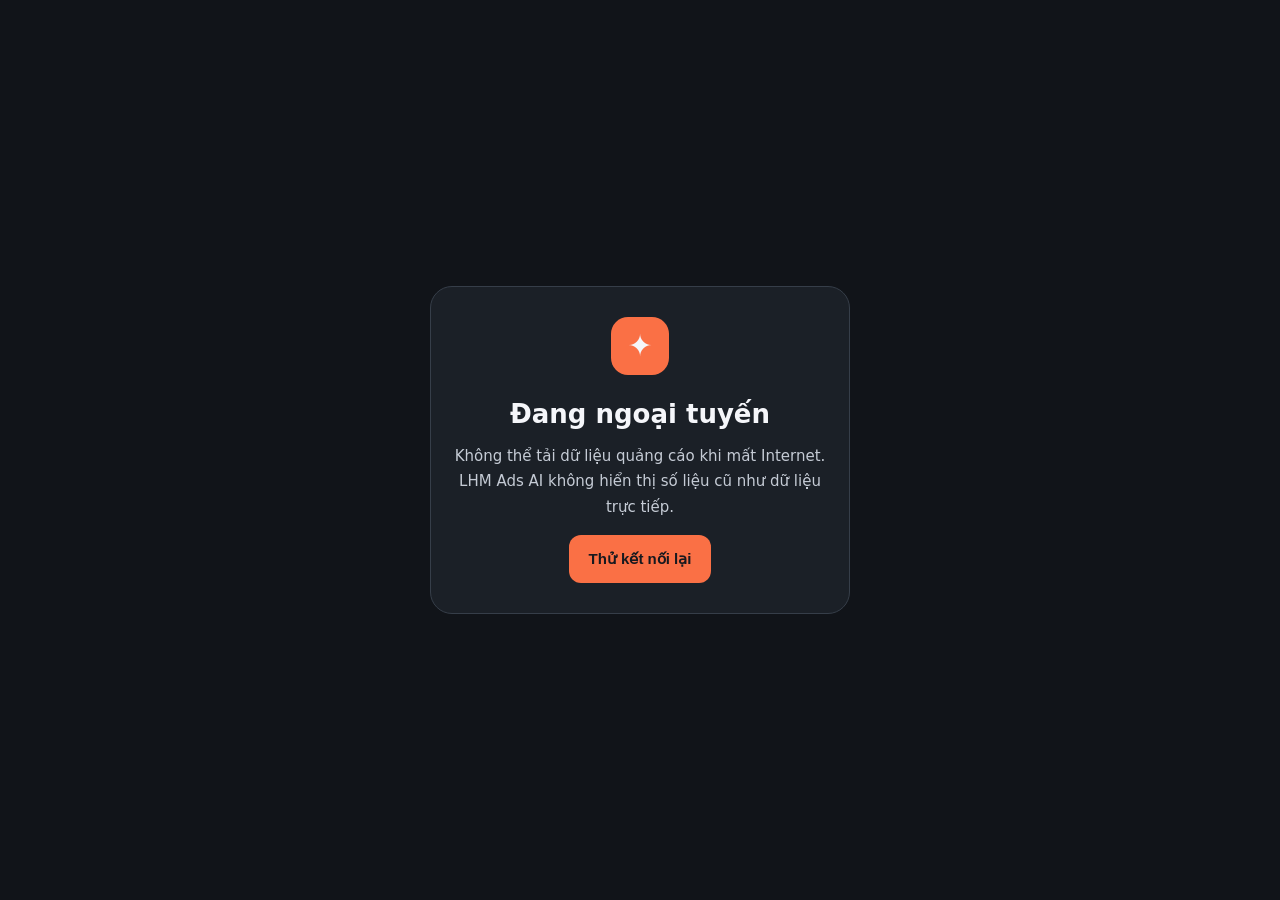
<file: static/pwa-offline.html>
<!doctype html><html lang="vi"><head><meta charset="utf-8"><meta name="viewport" content="width=device-width,initial-scale=1">
<meta name="theme-color" content="#111419"><title>LHM Ads AI — Không có kết nối</title>
<link rel="stylesheet" href="/static/pwa-offline.css"></head>
<body><main><span class="logo">✦</span><h1>Đang ngoại tuyến</h1>
<p>Không thể tải dữ liệu quảng cáo khi mất Internet. LHM Ads AI không hiển thị số liệu cũ như dữ liệu trực tiếp.</p>
<button type="button" id="try-again">Thử kết nối lại</button>
</main><script src="/static/pwa-offline.js" defer></script></body></html>
</file>
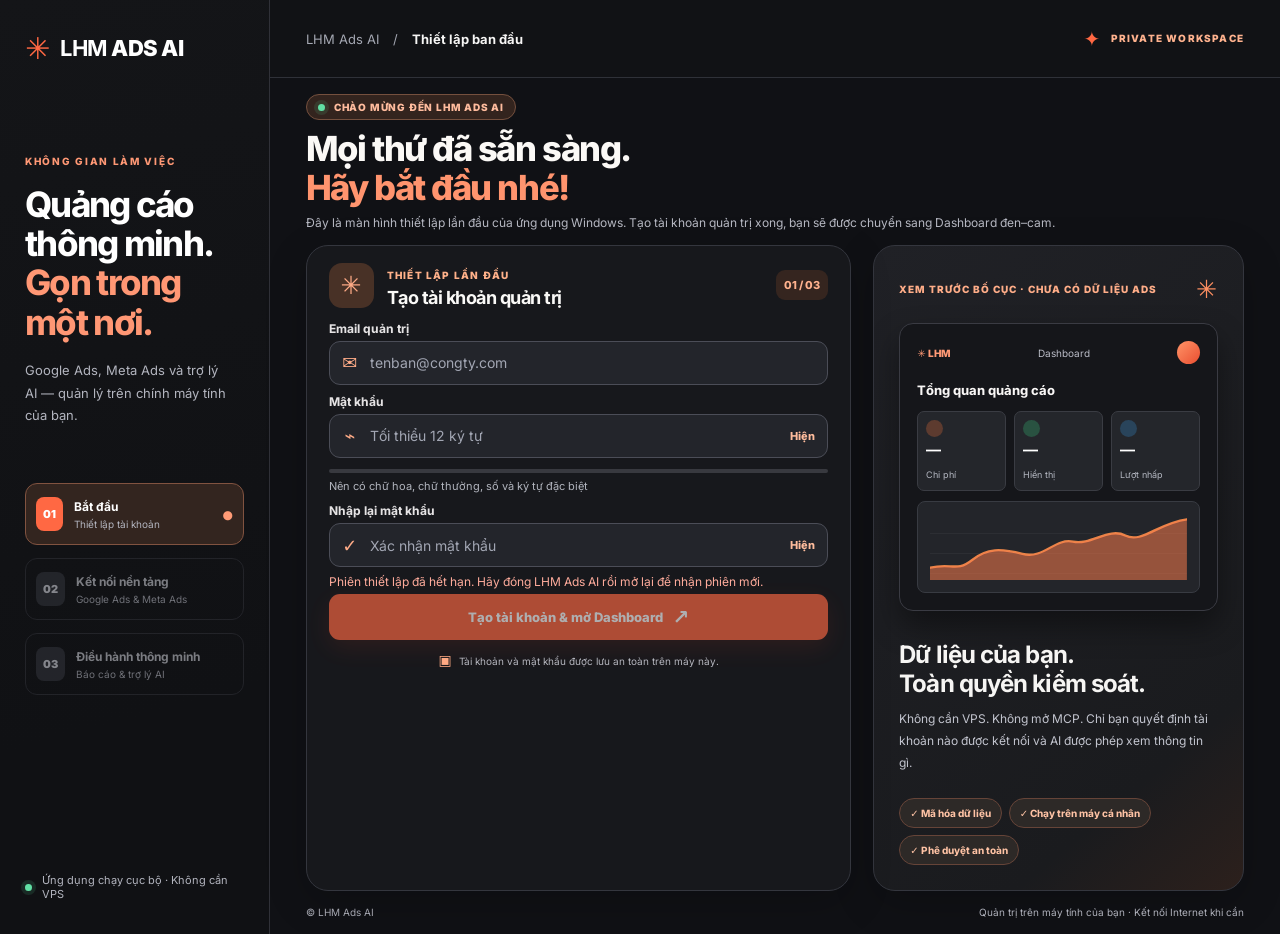
<file: static/setup.html>
<!doctype html>
<html lang="vi">
<head>
<meta charset="utf-8">
<meta name="viewport" content="width=device-width,initial-scale=1">
<meta name="theme-color" content="#0b0c0e">
<meta name="description" content="Thiết lập LHM Ads AI trên máy tính của bạn.">
<title>Chào mừng đến LHM Ads AI · Bắt đầu</title>
<link rel="stylesheet" href="/static/fonts.css">
<link rel="stylesheet" href="/static/setup.css">
<link rel="stylesheet" href="/static/setup-dark.css">
</head>
<body>
<div class="app-frame">
  <aside class="sidebar">
    <div class="brand"><span class="brand-mark">✳</span><span>LHM <b>ADS AI</b></span></div>
    <div class="sidebar-main">
      <p class="eyebrow light">KHÔNG GIAN LÀM VIỆC</p>
      <h1>Quảng cáo<br>thông minh.<br><em>Gọn trong<br>một nơi.</em></h1>
      <p class="sidebar-desc">Google Ads, Meta Ads và trợ lý AI — quản lý trên chính máy tính của bạn.</p>
      <div class="steps">
        <div class="step current"><span>01</span><div><b>Bắt đầu</b><small>Thiết lập tài khoản</small></div><i>●</i></div>
        <div class="step"><span>02</span><div><b>Kết nối nền tảng</b><small>Google Ads & Meta Ads</small></div></div>
        <div class="step"><span>03</span><div><b>Điều hành thông minh</b><small>Báo cáo & trợ lý AI</small></div></div>
      </div>
    </div>
    <div class="sidebar-foot"><span class="pulse"></span><span>Ứng dụng chạy cục bộ · Không cần VPS</span></div>
  </aside>
  <main class="main">
    <header class="topbar">
      <div class="crumb">LHM Ads AI <span>/</span> <b>Thiết lập ban đầu</b></div>
      <div class="topnote"><span>✦</span> PRIVATE WORKSPACE</div>
    </header>
    <div class="workspace">
      <section class="intro">
        <div class="mini-tag"><span class="dot"></span> CHÀO MỪNG ĐẾN LHM ADS AI</div>
        <h2>Mọi thứ đã sẵn sàng.<br><span>Hãy bắt đầu nhé!</span></h2>
        <p>Đây là màn hình thiết lập lần đầu của ứng dụng Windows. Tạo tài khoản quản trị xong, bạn sẽ được chuyển sang Dashboard đen–cam.</p>
      </section>
      <div class="columns">
        <section class="setup-card">
          <div class="card-head"><div class="card-icon">✳</div><div class="card-heading"><span>THIẾT LẬP LẦN ĐẦU</span><h3>Tạo tài khoản quản trị</h3></div><div class="progress">01 / 03</div></div>
          <form id="setup-form" novalidate>
            <label for="email">Email quản trị</label>
            <div class="field"><span class="field-icon">✉</span><input id="email" type="email" autocomplete="username" inputmode="email" required placeholder="tenban@congty.com" maxlength="254"></div>
            <label for="password">Mật khẩu</label>
            <div class="field"><span class="field-icon">⌁</span><input id="password" type="password" autocomplete="new-password" minlength="12" maxlength="256" required placeholder="Tối thiểu 12 ký tự"><button class="toggle" type="button" data-eye="password" aria-label="Hiện mật khẩu">Hiện</button></div>
            <div class="strength"><span id="strength-fill"></span></div>
            <p class="field-hint" id="strength-label">Nên có chữ hoa, chữ thường, số và ký tự đặc biệt</p>
            <label for="confirm">Nhập lại mật khẩu</label>
            <div class="field"><span class="field-icon">✓</span><input id="confirm" type="password" autocomplete="new-password" minlength="12" maxlength="256" required placeholder="Xác nhận mật khẩu"><button class="toggle" type="button" data-eye="confirm" aria-label="Hiện mật khẩu">Hiện</button></div>
            <div id="form-error" role="alert" aria-live="assertive"></div>
            <button id="submit" type="submit" class="primary">Tạo tài khoản &amp; mở Dashboard <span>↗</span></button>
            <div class="form-foot"><span>▣</span> Tài khoản và mật khẩu được lưu an toàn trên máy này.</div>
          </form>
        </section>
        <section class="aside-card">
          <div class="preview-head"><span>XEM TRƯỚC BỐ CỤC · CHƯA CÓ DỮ LIỆU ADS</span><span class="preview-glow">✳</span></div>
          <div class="preview-window">
            <div class="preview-top"><div class="mini-logo">✳ LHM</div><span>Dashboard</span><div class="preview-user"></div></div>
            <div class="preview-title">Tổng quan quảng cáo</div>
            <div class="preview-kpis"><div><span></span><b>—</b><small>Chi phí</small></div><div><span></span><b>—</b><small>Hiển thị</small></div><div><span></span><b>—</b><small>Lượt nhấp</small></div></div>
            <div class="preview-chart"><div class="grid-lines"></div><svg viewBox="0 0 300 86" preserveAspectRatio="none" aria-hidden="true"><path d="M0 70 C25 63 31 76 49 60 S83 45 108 52 S146 31 167 36 S209 17 228 28 S266 12 300 7" stroke="#e78448" stroke-width="3" fill="none" stroke-linecap="round"/><path d="M0 70 C25 63 31 76 49 60 S83 45 108 52 S146 31 167 36 S209 17 228 28 S266 12 300 7 L300 86 L0 86 Z" fill="#f7d9c7" opacity=".52"/></svg></div>
          </div>
          <h4>Dữ liệu của bạn.<br>Toàn quyền kiểm soát.</h4>
          <p>Không cần VPS. Không mở MCP. Chỉ bạn quyết định tài khoản nào được kết nối và AI được phép xem thông tin gì.</p>
          <div class="benefits"><span>✓ Mã hóa dữ liệu</span><span>✓ Chạy trên máy cá nhân</span><span>✓ Phê duyệt an toàn</span></div>
        </section>
      </div>
      <footer>© LHM Ads AI <span>Quản trị trên máy tính của bạn · Kết nối Internet khi cần</span></footer>
    </div>
  </main>
</div>
<script src="/static/setup.js" defer></script>
</body>
</html>
</file>
<file: static/customer-help-print.css>
*{box-sizing:border-box}html{scroll-behavior:smooth}body{margin:0;background:#e9edf0;color:#272b30;font:15px/1.65 system-ui,"Segoe UI",Arial,sans-serif}.handout{max-width:870px;margin:32px auto;background:#fff;padding:42px 52px;box-shadow:0 18px 64px #20304416;border-radius:19px}header{border-bottom:3px solid #df7b4c;padding-bottom:20px}.brand{font-size:12px;font-weight:850;letter-spacing:1.2px;color:#ba5e37}h1{font-size:35px;line-height:1.15;letter-spacing:-.8px}h2{font-size:23px;line-height:1.35}nav{display:flex;gap:12px;flex-wrap:wrap;padding:20px 0;border-bottom:1px solid #dedfe2}nav a{padding:8px 12px;border-radius:9px;background:#fff3ea}a{color:#b75c34;text-decoration:underline;text-underline-offset:3px}section{padding:17px 0;border-bottom:1px solid #e4e6e9}ol{padding-left:22px}li{margin:9px 0;padding-left:5px;break-inside:avoid-page}code{background:#f1f1f4;border-radius:5px;padding:2px 6px;overflow-wrap:anywhere}.note{padding:12px 14px;border-left:3px solid #d57743;border-radius:8px;background:#fff5ef}dt{font-weight:800;margin-top:12px}dd{margin-left:0}footer{padding-top:18px}footer small{color:#68717e}@media(max-width:680px){body{background:white}.handout{margin:0;padding:22px 18px;border-radius:0;box-shadow:none}h1{font-size:28px}}@media print{@page{size:A4;margin:14mm}html{scroll-behavior:auto}body{background:white;font:11pt/1.55 "Segoe UI",Arial,sans-serif}.handout{max-width:none;margin:0;padding:0;box-shadow:none;border-radius:0}nav{display:none}h1{font-size:28pt}li,dt,.note{break-inside:avoid-page}section{break-inside:auto}.note{background:#f5f5f5}a{color:#20242a}}
</file>
<file: static/legal.css>
/* Terms and privacy pages. */
body{margin:0;background:#f5f8fd;color:#1d3149;font:16px/1.7 system-ui,-apple-system,"Segoe UI",sans-serif}
.legal{max-width:780px;margin:0 auto;padding:28px 16px 80px}
.legal h1{font-size:30px;line-height:1.25;margin:8px 0 12px}
.legal h2{font-size:19px;margin:28px 0 8px}
.legal a{color:#146fc8}
.legal code{background:#e8f0fa;padding:1px 5px;border-radius:5px}
.legal-draft{background:#fff6ea;border:1px solid #f1d2a8;color:#7a4b12;padding:10px 12px;border-radius:10px;font-weight:700}
</file>
<file: static/fonts.css>
/* Bundled Inter variable font (SIL OFL, see fonts/LICENSE-Inter.txt),
   embedded as data URIs so releases stay self-contained text assets:
   no external requests, works fully offline. Weights 100-900. */
@font-face{font-family:'Inter';font-style:normal;font-display:swap;font-weight:100 900;src:url([data-uri]) format('woff2-variations');unicode-range:U+0102-0103,U+0110-0111,U+0128-0129,U+0168-0169,U+01A0-01A1,U+01AF-01B0,U+0300-0301,U+0303-0304,U+0308-0309,U+0323,U+0329,U+1EA0-1EF9,U+20AB}
@font-face{font-family:'Inter';font-style:normal;font-display:swap;font-weight:100 900;src:url([data-uri]) format('woff2-variations');unicode-range:U+0100-02BA,U+02BD-02C5,U+02C7-02CC,U+02CE-02D7,U+02DD-02FF,U+0304,U+0308,U+0329,U+1D00-1DBF,U+1E00-1E9F,U+1EF2-1EFF,U+2020,U+20A0-20AB,U+20AD-20C0,U+2113,U+2C60-2C7F,U+A720-A7FF}
@font-face{font-family:'Inter';font-style:normal;font-display:swap;font-weight:100 900;src:url([data-uri]) format('woff2-variations');unicode-range:U+0000-00FF,U+0131,U+0152-0153,U+02BB-02BC,U+02C6,U+02DA,U+02DC,U+0304,U+0308,U+0329,U+2000-206F,U+20AC,U+2122,U+2191,U+2193,U+2212,U+2215,U+FEFF,U+FFFD}
</file>
<file: static/marketing.css>
/* LHM Ads AI • public Cloudflare Workers marketing page. No external assets/scripts. */
:root{font-family:Inter,"Segoe UI",system-ui,sans-serif;color:#f7f7fa;background:#0e1014;font-synthesis:none;scroll-behavior:smooth}
*{box-sizing:border-box}html{scroll-padding-top:90px}body{margin:0;min-width:320px;background:#0e1014;color:#f7f7fa;line-height:1.6;-webkit-font-smoothing:antialiased}
a{color:inherit;text-decoration:none}a:focus-visible,summary:focus-visible{outline:3px solid #ffa489;outline-offset:4px}
.mk-wrap{max-width:1220px;margin:auto;padding:0 25px}.skip{position:absolute;z-index:80;left:10px;top:-80px;background:#fff;color:#101115;padding:10px 17px;border-radius:10px}.skip:focus{top:12px}
.mk-header{position:sticky;top:0;z-index:20;border-bottom:1px solid #2f303649;background:#121318e8;backdrop-filter:blur(20px)}
.mk-nav{min-height:81px;padding:12px max(24px,calc((100vw - 1170px)/2));display:flex;justify-content:space-between;gap:23px;align-items:center}
.mk-brand{display:flex;align-items:center;gap:11px;white-space:nowrap;font-size:20px;font-weight:850;letter-spacing:-.65px}
.mk-symbol{display:grid;place-items:center;width:39px;height:39px;border-radius:12px;background:linear-gradient(145deg,#ff9162,#f24f31);box-shadow:0 8px 23px #fd6b453a;font-size:23px}
.mk-brand b{color:#ff7854}.mk-brand small{display:block;font-size:8px;font-weight:700;letter-spacing:2px;color:#9899a1}
.mk-nav-links{display:flex;gap:31px;align-items:center;color:#b0afb7;font-size:13px;font-weight:650}
.mk-nav-links a{transition:color .2s}.mk-nav-links a:hover{color:#fff}
.mk-btn{display:inline-flex;justify-content:center;align-items:center;gap:13px;font-size:13px;font-weight:790;border-radius:12px;padding:13px 19px;min-height:46px;transition:transform .22s cubic-bezier(.2,.8,.2,1),background .2s,box-shadow .2s}
.mk-btn:hover{transform:translateY(-2px)}
.mk-btn-primary{background:linear-gradient(115deg,#ff8e65,#ec4d30);color:#fff;box-shadow:0 13px 32px #f05b3b48;border:1px solid #ff9473}
.mk-btn-primary:hover{box-shadow:0 15px 38px #f05b3b72}
.mk-btn-outline{background:#292a30;border:1px solid #474850;color:#fff}
.mk-btn-outline:hover{background:#373940}
.mk-btn-glass{background:#23252bbd;border:1px solid #474950;color:#f6f5f6}
.mk-btn-glass:hover{background:#303238}
.mk-hero{position:relative;overflow:hidden;isolation:isolate;border-bottom:1px solid #272930;
 background:radial-gradient(ellipse at 75% 5%,#68382731,transparent 38%),linear-gradient(145deg,#13151a,#0f1115 70%)}
.mk-glow{position:absolute;border-radius:50%;pointer-events:none;z-index:-1}
.mk-glow-one{top:-180px;right:-90px;width:490px;height:490px;background:#ea694121;filter:blur(60px);animation:mk-drift 12s ease-in-out infinite}
.mk-glow-two{bottom:-210px;left:20%;width:400px;height:400px;background:#84513e18;filter:blur(62px);animation:mk-drift 15s ease-in-out infinite reverse}
@keyframes mk-drift{50%{transform:translateY(-27px) translateX(12px)}}
.mk-hero-grid{min-height:630px;padding-top:80px;padding-bottom:87px;display:grid;grid-template-columns:minmax(0,1fr) minmax(0,1.08fr);gap:54px;align-items:center}
.mk-eyebrow,.mk-tag{display:inline-flex;align-items:center;gap:9px;color:#ff986f;font-weight:850;font-size:10px;letter-spacing:1.7px}
.mk-eyebrow{border:1px solid #624438;background:#3e2c254f;border-radius:50px;padding:9px 14px}
.mk-live-dot{width:7px;height:7px;border-radius:50%;background:#ff8e67;box-shadow:0 0 0 5px #ff986f1c}
.mk-hero h1{font-size:clamp(38px,4.55vw,66px);font-weight:870;letter-spacing:-2.65px;line-height:1.15;margin:26px 0 22px}
.mk-hero h1 em,.mk-section h2 em,.mk-cta h2 em{font-style:normal;color:#ff815d}
.mk-hero h1 span{color:#f1f2f5}
.mk-hero-copy>p{color:#b5b6bf;line-height:1.85;font-size:15px;max-width:570px}
.mk-actions{display:flex;gap:11px;flex-wrap:wrap;margin:31px 0 24px}
.mk-trust{display:flex;flex-wrap:wrap;column-gap:17px;row-gap:8px;color:#9fa1aa;font-size:11px}
.mk-preview-wrap{min-width:0;position:relative;transform:perspective(1300px) rotateY(-5deg) rotateX(3deg);animation:mk-reveal 750ms cubic-bezier(.2,.8,.2,1) both}
@keyframes mk-reveal{from{opacity:0;transform:translateY(28px) scale(.96)}to{opacity:1;transform:perspective(1300px) rotateY(-5deg) rotateX(3deg)}}
.mk-preview{display:grid;grid-template-columns:130px minmax(0,1fr);min-height:393px;background:#16181d;border:1px solid #4a4143;
 border-radius:21px;box-shadow:0 34px 90px #0009,0 0 90px #f4692725;overflow:hidden}
.mk-preview-sidebar{background:#131417;border-right:1px solid #323238;padding:22px 11px;display:flex;flex-direction:column;gap:8px;min-width:0}
.mk-preview-brand{color:#ff9669;font-size:11px;font-weight:750;letter-spacing:-.4px;margin:2px 0 27px;white-space:nowrap}
.mk-preview-nav{border-radius:8px;color:#888a93;font-size:10px;padding:9px 7px;white-space:nowrap}
.mk-preview-nav.current{background:#29262a;color:#fff;box-shadow:inset 2px 0 0 #f87951}
.mk-preview-device{margin-top:auto;font-size:9px;color:#70d19e;background:#1b2d26;border-radius:8px;padding:9px 7px}
.mk-preview-main{min-width:0;padding:21px 21px 19px}
.mk-preview-top{font-size:10px;color:#8a8e97;display:flex;justify-content:space-between;gap:10px}
.mk-preview-top b{color:#fff}.mk-preview-local{color:#69d29a;font-size:9px;background:#1d2d25;border:1px solid #385743;border-radius:20px;padding:4px 8px}
.mk-preview-title{font-size:19px;font-weight:810;margin:24px 0 17px;letter-spacing:-.5px}
.mk-preview-title small{display:block;font-size:10px;color:#8c9099;font-weight:450;margin-top:3px}
.mk-preview-stats{display:grid;grid-template-columns:repeat(3,minmax(0,1fr));gap:8px}
.mk-preview-stats div{display:flex;flex-direction:column;background:#24252b;border:1px solid #363840;border-radius:11px;padding:12px;min-width:0}
.mk-preview-stats i{font-style:normal;color:#ff8158}.mk-preview-stats small{font-size:9px;color:#a1a3ad;margin:8px 0}.mk-preview-stats strong{font-size:25px;line-height:1}
.mk-preview-graph{background:#24252b;border:1px solid #38383e;border-radius:12px;padding:14px;margin-top:11px}
.mk-preview-graph>small{font-size:9px;font-weight:750;letter-spacing:.6px;color:#9799a2}
.mk-preview-bars{display:flex;align-items:end;gap:12px;height:83px;margin-top:20px}
.mk-preview-bars span{flex:1;height:var(--h);border-radius:5px 5px 1px 1px;background:linear-gradient(180deg,#ff966b,#f15634)}
.mk-preview-axis{display:flex;justify-content:space-around;font-size:9px;color:#92949d;margin-top:5px}
.mk-preview-note{font-size:10px;text-align:center;color:#8e9098;margin:16px 0 0}
.mk-strip{background:#17191e;border-bottom:1px solid #2e3036}
.mk-strip-inner{min-height:88px;display:flex;justify-content:space-between;align-items:center;gap:18px;flex-wrap:wrap}
.mk-strip-inner span{font-size:10px;color:#8b909a;font-weight:800;letter-spacing:1.4px}
.mk-strip-inner strong{font-weight:790;color:#d4d5da;font-size:17px;letter-spacing:-.5px}
.mk-strip-inner small{color:#a4a5ae;font-size:10px}
.mk-section{padding:101px 0}
.mk-section-head{max-width:735px;margin:0 0 37px}
.mk-section-head h2,.mk-security h2{font-size:clamp(29px,4vw,47px);line-height:1.2;letter-spacing:-1.5px;margin:12px 0}
.mk-section-head p,.mk-security p{color:#aeb0b9;font-size:14px;line-height:1.8}
.mk-cards{display:grid;grid-template-columns:repeat(3,minmax(0,1fr));gap:15px}
.mk-card{background:linear-gradient(145deg,#1c1e24,#181a1f);border:1px solid #34363e;border-radius:17px;padding:25px;min-height:243px;position:relative;
 transition:transform .24s,border-color .24s,box-shadow .24s}
.mk-card:hover{transform:translateY(-4px);border-color:#715041;box-shadow:0 18px 40px #0004}
.mk-card-icon{display:grid;place-items:center;width:44px;height:44px;border-radius:13px;background:#3b2b26;color:#ff9873;font-size:24px}
.mk-status{display:inline-block;margin-top:17px;color:#9be0b7;font-size:10px;font-weight:800;letter-spacing:1px}
.mk-status.mk-soon{color:#e7b78a}
.mk-card h3{font-size:19px;letter-spacing:-.5px;margin:7px 0}
.mk-card p{color:#a9abb5;font-size:13px;line-height:1.85;margin:0}
.mk-process{background:#14161b;border-block:1px solid #292a30}
.mk-steps{display:grid;grid-template-columns:repeat(3,minmax(0,1fr));gap:18px}
.mk-steps article{border-left:1px solid #554138;padding:12px 24px}
.mk-steps b{color:#ff966d;font-size:31px;font-weight:850}
.mk-steps h3{font-size:18px;margin:9px 0}
.mk-steps p{color:#a8aab3;line-height:1.75;font-size:13px}
.mk-security{display:grid;grid-template-columns:1.3fr .8fr;gap:12%;align-items:center}
.mk-security .mk-small{font-size:12px;color:#828691}
.mk-security-card{padding:30px;background:linear-gradient(145deg,#262228,#1e2128);border-radius:20px;border:1px solid #604435;
 box-shadow:0 16px 40px #0005;display:grid;gap:14px}
.mk-lock{font-size:44px;color:#ff936c}
.mk-security-card strong{font-size:20px;letter-spacing:-.5px}
.mk-security-card span{font-size:13px;color:#afc4b8;border-top:1px solid #36383c;padding-top:13px}
.mk-faq{border-top:1px solid #292a30;background:#15171c}
.mk-faq details{border-bottom:1px solid #3a3a41;padding:23px 0}
.mk-faq summary{font-weight:730;cursor:pointer;font-size:15px;list-style:none;display:flex;justify-content:space-between;gap:20px}
.mk-faq summary::-webkit-details-marker{display:none}
.mk-faq summary:after{content:"+";font-size:23px;color:#ff8b63}
.mk-faq details[open] summary:after{content:"−"}
.mk-faq details p{color:#aeb0b7;max-width:750px;font-size:13px;line-height:1.8}
.mk-cta{padding:105px 0;background:radial-gradient(ellipse at 55% 100%,#8a3c2638,transparent 67%),#111318}
.mk-cta-inner{text-align:center}.mk-cta h2{font-size:clamp(30px,4.2vw,52px);letter-spacing:-1.5px;line-height:1.18}
.mk-cta p{font-size:14px;color:#b4b4bc;max-width:560px;margin:0 auto 26px}
.mk-footer{border-top:1px solid #2b2d35;background:#101115}.mk-footer .mk-wrap{display:flex;justify-content:space-between;align-items:center;gap:18px;padding-top:28px;padding-bottom:28px}
.mk-footer span{font-size:16px;font-weight:850}.mk-footer span small{display:block;font-size:10px;color:#858891;margin-top:3px;font-weight:500}
.mk-footer .mk-wrap>div{display:flex;gap:20px;font-size:12px;color:#a3a5ae}
@media(max-width:1080px){.mk-nav-links{gap:15px}.mk-hero-grid{gap:24px}.mk-hero h1{font-size:clamp(36px,4.5vw,56px)}.mk-preview{grid-template-columns:110px minmax(0,1fr)}}
@media(max-width:830px){.mk-nav-links{display:none}.mk-hero-grid{grid-template-columns:1fr;padding-top:58px;gap:43px}.mk-hero-copy{max-width:660px}.mk-preview-wrap{max-width:670px;width:100%;margin:auto;transform:none;animation:none}.mk-preview{min-height:340px}.mk-cards{grid-template-columns:repeat(2,minmax(0,1fr))}.mk-security{gap:25px;grid-template-columns:1fr 1fr}.mk-section{padding:70px 0}}
@media(max-width:560px){.mk-wrap{padding:0 17px}.mk-nav{padding:12px 17px;min-height:72px}.mk-brand{font-size:18px}.mk-brand small{font-size:7px}.mk-symbol{width:36px;height:36px}
 .mk-nav-login{padding:10px 12px;min-height:39px}.mk-hero-grid{padding-top:45px;padding-bottom:55px}
 .mk-hero h1{font-size:clamp(34px,9vw,45px);letter-spacing:-1.4px}.mk-hero-copy>p{font-size:13px}
 .mk-actions{flex-wrap:wrap}.mk-actions a{flex:1;white-space:nowrap;font-size:12px;padding:11px}
 .mk-preview{grid-template-columns:86px minmax(0,1fr);border-radius:12px;min-height:285px}
 .mk-preview-sidebar{padding:11px 5px;gap:4px}.mk-preview-brand{font-size:8px;margin-bottom:12px}
 .mk-preview-nav{font-size:8px;padding:7px 4px}.mk-preview-device{font-size:7px;padding:4px}
 .mk-preview-main{padding:12px}.mk-preview-title{font-size:14px;margin:13px 0 10px}
 .mk-preview-stats div{padding:6px}.mk-preview-stats i{font-size:11px}.mk-preview-stats small{font-size:7px;margin:4px 0}.mk-preview-stats strong{font-size:19px}
 .mk-preview-graph{padding:8px;margin-top:8px}.mk-preview-graph>small{font-size:7px}.mk-preview-bars{height:55px;margin-top:10px;gap:5px}
 .mk-strip-inner{justify-content:center;gap:12px;padding-top:20px;padding-bottom:20px}.mk-strip-inner span{width:100%;text-align:center}.mk-strip-inner strong{font-size:13px}.mk-strip-inner small{width:100%;text-align:center}
 .mk-cards,.mk-steps,.mk-security{grid-template-columns:1fr}.mk-card{min-height:0}.mk-section{padding:60px 0}.mk-steps article{padding:5px 17px}
 .mk-faq summary{font-size:13px}.mk-footer .mk-wrap{flex-wrap:wrap}
}
@media(prefers-reduced-motion:reduce){*,*::before,*::after{animation:none!important;transition:none!important;scroll-behavior:auto!important}}


/* Transparent public pricing; never presented as an active checkout. */
.mk-pricing{background:linear-gradient(160deg,#14171d,#1c1719);border-block:1px solid #323038}
.mk-price-grid{display:grid;grid-template-columns:minmax(0,1.15fr) minmax(0,.85fr);gap:20px;align-items:stretch}
.mk-price-card,.mk-price-aside{border-radius:21px;border:1px solid #494048;background:#1c1e25;padding:32px}
.mk-price-card{box-shadow:0 18px 60px #0005;border-color:#9f5b47}
.mk-price-card h3,.mk-price-aside h3{font-size:clamp(20px,2.2vw,27px);line-height:1.3;letter-spacing:-.6px;margin:16px 0}
.mk-price-card p,.mk-price-aside p{color:#b5b6bf;font-size:14px;line-height:1.8}
.mk-price{display:flex;align-items:baseline;gap:9px;margin:10px 0}
.mk-price strong{font-size:clamp(32px,4vw,47px);letter-spacing:-1.6px;color:#fff}
.mk-price span{color:#a8aab2}
.mk-price-card ul{padding-left:20px;color:#e1e1e6;font-size:13px;line-height:2;margin:18px 0 26px}
.mk-price-card li::marker{color:#ff966d}
.mk-price-card>small{display:block;color:#a8aab2;font-size:11px;margin-top:12px}
.mk-price-aside{display:flex;flex-direction:column;align-items:flex-start;justify-content:center;background:linear-gradient(140deg,#242127,#1a1d24)}
.mk-price-aside .mk-btn{margin-top:16px}
@media(max-width:760px){.mk-price-grid{grid-template-columns:1fr}.mk-price-card,.mk-price-aside{padding:23px}.mk-nav-links a[href="#bang-gia"]{display:none}}
</file>
<file: static/marketing-refresh.css>
/* LHM Ads AI · light blue visual system, built for real users and responsive navigation. */
:root{color-scheme:light;color:#243a54;background:#f5f8fd;--brand:#247bd4;--brand-dark:#125ba8;--ink:#223953;--muted:#5f7894;--line:#dce6f2;--surface:#fff}
body{background:#f5f8fd;color:#223953}
a:focus-visible,summary:focus-visible{outline:3px solid #237fd8;outline-offset:3px}
.mk-header{background:#ffffffed;border-bottom:1px solid #e1e8f2;box-shadow:0 4px 25px #1b4b8910}
.mk-nav-links{color:#60788f}.mk-nav-links a:hover{color:#176fc6}
.mk-brand{color:#27405c}.mk-brand b{color:#2580d5}.mk-brand small{color:#7490a9}
.mk-symbol{background:linear-gradient(135deg,#67bcff,#2677d4);box-shadow:0 9px 24px #378eda48}
.mk-btn{border-radius:13px}
.mk-btn-primary{background:linear-gradient(125deg,#42a6fa,#206dcb);border-color:#5fb0ed;color:#fff;box-shadow:0 10px 27px #2e86d441}
.mk-btn-primary:hover{box-shadow:0 13px 31px #247ad458}
.mk-btn-outline{background:#f0f6fe;border:1px solid #d3e3f4;color:#236baf}
.mk-btn-outline:hover{background:#e1f0ff}
.mk-btn-glass{background:#fff;border:1px solid #d8e4f0;color:#295c89}
.mk-btn-glass:hover{background:#eef6ff}
.mk-hero{border-bottom:1px solid #dce8f6;background:radial-gradient(ellipse at 85% 30%,#cde7fc,transparent 40%),linear-gradient(137deg,#f9fcff,#eaf3fc 85%)}
.mk-glow-one{background:#95cbf23b}.mk-glow-two{background:#e3ecff55}
.mk-eyebrow{color:#2474b9;border-color:#bbd9f3;background:#e9f4ff}
.mk-live-dot{background:#298add;box-shadow:0 0 0 5px #298add1d}
.mk-hero h1{color:#243b57;letter-spacing:-2.2px}
.mk-hero h1 em,.mk-section h2 em,.mk-cta h2 em{color:#237fdb}
.mk-hero h1 span{color:#243b57}
.mk-hero-copy>p,.mk-section-head p,.mk-security p{color:#627d96}
.mk-trust{color:#557b9f;font-weight:620}
.mk-preview-wrap{transform:none;animation:mk-reveal-light .6s cubic-bezier(.2,.8,.2,1) both}
@keyframes mk-reveal-light{from{opacity:0;transform:translateY(20px)}to{opacity:1;transform:none}}
.mk-preview{border-color:#d9e3f0;background:#fff;box-shadow:0 28px 75px #315e8a2b;min-height:395px}
.mk-preview-sidebar{background:#eaf3fb;border-color:#dce8f4}
.mk-preview-brand{color:#247acc}.mk-preview-nav{color:#60809e}
.mk-preview-nav.current{background:#dcecff;color:#256bb7;box-shadow:inset 3px 0 0 #2681dc}
.mk-preview-device{color:#18764c;background:#d9f3e7}
.mk-preview-main{background:#fff}
.mk-preview-top{color:#798aa0}.mk-preview-top b{color:#26405b}
.mk-preview-title{color:#26405b}.mk-preview-title small{color:#728ba3}
.mk-preview-stats div,.mk-preview-graph{background:#f1f6fc;border:1px solid #e1eaf4}
.mk-preview-stats i{color:#348fe2}.mk-preview-stats small,.mk-preview-graph>small{color:#69849f}
.mk-preview-stats strong{color:#243c56}
.mk-preview-bars span{background:linear-gradient(#65b8fa,#267dd9)}
.mk-preview-note{color:#7d95aa}
.mk-preview-local{color:#197b55;background:#dcf5e8;border-color:#b7e8d0}
.mk-strip{background:#fff;border-bottom:1px solid #e2eaf3}
.mk-strip-inner span,.mk-strip-inner small{color:#71889d}
.mk-strip-inner strong{color:#4b7095}
.mk-section{background:#f7fafe}
.mk-section-head h2,.mk-security h2{color:#263f59}
.mk-card{background:#fff;border:1px solid #dfebf4;box-shadow:0 12px 30px #396a9210}
.mk-card:hover{border-color:#add4f6;box-shadow:0 17px 42px #3479b627}
.mk-card-icon{background:#e6f3ff;color:#247dd8}
.mk-status{color:#21835b}.mk-status.mk-soon{color:#ae732c}
.mk-card h3,.mk-steps h3{color:#2c425a}.mk-card p,.mk-steps p{color:#637f97}
.mk-process{background:#eef5fd;border-block:1px solid #dae7f5}
.mk-steps article{border-color:#acd6f5}.mk-steps b{color:#247cce}
.mk-security-card{background:linear-gradient(145deg,#fff,#eaf3fc);border-color:#d6e8f8;box-shadow:0 17px 40px #2c679629}
.mk-lock{color:#2386d8}.mk-security-card strong{color:#2c445d}
.mk-security-card span{color:#5c7790;border-color:#d9e6f2}
.mk-security .mk-small{color:#6c859e}
.mk-faq{background:#fff;border-top-color:#e1eaf4}
.mk-faq details{border-color:#e0e9f3}.mk-faq summary{color:#274059}
.mk-faq summary:after{color:#2284dd}.mk-faq details p{color:#637f95}
.mk-cta{background:radial-gradient(ellipse at 55% 100%,#cdeaff,transparent 65%),#edf6ff}
.mk-cta h2{color:#273c55}.mk-cta p{color:#68809a}
.mk-footer{background:#fff;border-top-color:#e0e8f3}
.mk-footer .wrap,.mk-footer span{color:#2b4864}
.mk-footer span small,.mk-footer .mk-wrap>div{color:#6a8299}
.mk-pricing{background:#edf6ff;border-color:#deebf7}
.mk-price-card,.mk-price-aside{background:#fff;border-color:#d8e7f4;box-shadow:0 15px 40px #2b6d9d17}
.mk-price-card{border-color:#94c7f1}
.mk-price-card h3,.mk-price-aside h3{color:#263f58}
.mk-price-card p,.mk-price-aside p{color:#627d96}
.mk-price strong{color:#2378cf}.mk-price span,.mk-price-card>small{color:#67829c}
.mk-price-card ul{color:#35546e}.mk-price-card li::marker{color:#2785d8}
.mk-price-aside{background:linear-gradient(140deg,#fff,#eef7ff)}
.mk-tag{color:#267ed1}
@media(max-width:560px){
 .mk-hero-grid{gap:31px;padding-top:38px}
 .mk-hero h1{letter-spacing:-1.1px}
 .mk-actions{gap:9px}.mk-actions a{min-width:0;white-space:normal;text-align:center}
 .mk-preview{box-shadow:0 15px 43px #315e8a25}
 .mk-price strong{font-size:35px}
}
@media(prefers-reduced-motion:reduce){.mk-preview-wrap{animation:none!important}}


.mk-nav{position:relative}
.mk-mobile-menu{display:none;position:relative}
.mk-mobile-menu summary{list-style:none;cursor:pointer;display:flex;align-items:center;gap:6px;padding:10px 13px;background:#ebf5ff;border:1px solid #d4e5f4;border-radius:11px;color:#2a6fa9;font-weight:750;font-size:13px;min-height:42px}
.mk-mobile-menu summary::-webkit-details-marker{display:none}
.mk-mobile-menu summary:hover{background:#e0f0fd}
.mk-mobile-menu-panel{position:absolute;right:0;top:calc(100% + 10px);min-width:235px;max-width:calc(100vw - 30px);display:flex;flex-direction:column;background:#fff;border:1px solid #dbe7f3;box-shadow:0 20px 48px #285b8e30;border-radius:15px;padding:8px;z-index:40}
.mk-mobile-menu-panel a{display:block;padding:10px 12px;font-size:13px;font-weight:700;color:#3d6688;border-radius:9px}
.mk-mobile-menu-panel a:hover,.mk-mobile-menu-panel a:focus-visible{background:#eef6fe;color:#1f77c7}
@media(max-width:830px){.mk-mobile-menu{display:block;margin-left:auto}}
@media(max-width:560px){.mk-nav{gap:8px}.mk-nav-login{display:none}.mk-mobile-menu summary{font-size:12px}.mk-mobile-menu-panel{right:0}}
</file>
<file: static/pwa-offline.css>
:root{color-scheme:dark;font-family:system-ui,-apple-system,Segoe UI,sans-serif;background:#111419;color:#f5f6fa}
*{box-sizing:border-box}body{min-height:100dvh;margin:0;display:grid;place-items:center;padding:24px}
main{width:min(420px,100%);text-align:center;padding:30px 22px;background:#1b2027;border:1px solid #363e49;border-radius:22px}
.logo{display:grid;place-items:center;margin:auto;width:58px;height:58px;border-radius:17px;background:#fa7045;font-size:30px}
h1{font-size:26px;margin:24px 0 12px}p{font-size:15px;color:#c5cbd5;line-height:1.7}
button{background:#fa7045;color:#17191f;border:0;border-radius:12px;padding:14px 20px;font-size:15px;font-weight:700;min-height:48px}
</file>
<file: static/setup.css>
:root{font-family:Inter,"Segoe UI",system-ui,sans-serif;color:#251e19;background:#d9d0c9;font-synthesis:none}*{box-sizing:border-box}body{margin:0;min-height:100vh}button,input{font:inherit}button{cursor:pointer}.app-frame{display:grid;grid-template-columns:270px minmax(0,1fr);max-width:1470px;margin:26px auto;min-height:calc(100vh - 52px);border:12px solid #fff4ed;overflow:hidden;border-radius:32px;box-shadow:0 24px 85px #44322420;background:#f7f0eb}.sidebar{background:#131313;color:#fff;display:flex;flex-direction:column;padding:33px 25px;min-height:100%}.brand{font-size:22px;font-weight:700;letter-spacing:-.75px;display:flex;align-items:center;gap:11px}.brand b{font-weight:850}.brand-mark{color:#f18b48;font-size:30px;line-height:1}.sidebar-main{margin-top:82px}.eyebrow{font-size:10px;letter-spacing:1.7px;font-weight:800}.eyebrow.light{color:#f18b48}.sidebar h1{font-weight:760;font-size:35px;letter-spacing:-1.7px;line-height:1.12;margin:18px 0 17px}.sidebar h1 em{font-style:normal;color:#ed925d}.sidebar-desc{font-size:13px;line-height:1.75;color:#a5a3a2;max-width:205px}.steps{margin-top:56px;display:grid;gap:13px}.step{display:flex;gap:11px;align-items:center;padding:13px 10px;border:1px solid #272727;border-radius:12px;opacity:.58}.step.current{background:#29221d;border-color:#53382a;opacity:1}.step>span{border-radius:8px;background:#35312e;color:#ded9d5;padding:10px 7px;font-size:11px;font-weight:900}.step.current>span{background:#ea8550;color:#fff}.step b{font-size:12px;display:block}.step small{font-size:10px;color:#999;display:block;margin-top:4px}.step i{margin-left:auto;color:#f49d68;font-size:12px}.sidebar-foot{margin-top:auto;padding-top:25px;display:flex;gap:10px;align-items:center;color:#a5a3a2;font-size:11px}.pulse,.dot{width:7px;height:7px;border-radius:100%;background:#ef9859;display:inline-block;box-shadow:0 0 0 4px #ee9b5a18}.main{min-width:0;display:flex;flex-direction:column}.topbar{height:78px;border-bottom:1px solid #e9dcd3;padding:0 36px;display:flex;align-items:center;justify-content:space-between;background:#f8f1ec}.crumb{font-size:13px;color:#a49b96}.crumb span{padding:0 10px;color:#c5b7ad}.crumb b{color:#302824}.topnote{color:#ad815e;font-size:10px;font-weight:850;letter-spacing:1.2px}.topnote span{font-size:20px;color:#ec8c53;vertical-align:middle;margin-right:6px}.workspace{max-width:1170px;width:100%;margin:auto;padding:44px 38px 20px}.intro .mini-tag{display:inline-flex;align-items:center;gap:9px;color:#ce7546;background:#fce7da;border:1px solid #f5d2be;padding:8px 13px;border-radius:30px;font-size:10px;font-weight:850;letter-spacing:.8px}.intro h2{font-size:clamp(30px,3.5vw,47px);letter-spacing:-2px;line-height:1.14;margin:19px 0 10px;font-weight:800}.intro h2 span{color:#e08048}.intro>p{color:#91857f;font-size:14px;margin:0 0 29px}.columns{display:grid;grid-template-columns:minmax(340px,1.25fr) minmax(280px,.85fr);gap:22px;align-items:stretch}.setup-card,.aside-card{border:1px solid #eeded4;box-shadow:0 12px 26px #8b655110;border-radius:22px}.setup-card{background:#fffdfa;padding:27px 28px 21px}.card-head{display:flex;gap:13px;align-items:center;margin-bottom:28px}.card-icon{width:45px;height:45px;border-radius:13px;background:#fce5d8;color:#e4824c;font-size:25px;display:grid;place-items:center}.card-heading>span{font-size:10px;color:#bb835f;font-weight:850;letter-spacing:1.2px}.card-heading h3{font-size:20px;margin:4px 0 0;letter-spacing:-.5px}.progress{margin-left:auto;background:#fcf0e8;color:#d98b5a;border-radius:9px;font-size:11px;font-weight:800;padding:8px}.setup-card label{font-size:12px;font-weight:730;color:#554943;display:block;margin:17px 0 8px}.field{border:1px solid #eadfd7;display:flex;align-items:center;height:48px;border-radius:11px;background:#fffbf8;transition:box-shadow .2s,border-color .2s}.field:focus-within{border-color:#e48854;box-shadow:0 0 0 3px #ed915725}.field-icon{width:40px;text-align:center;color:#bfab9c;font-size:18px}.field input{flex:1;min-width:0;outline:0;border:0;background:none;font-size:13px;color:#322922;height:100%;padding:0 8px 0 0}.field input::placeholder{color:#b9ada6}.toggle{padding:6px 12px;font-size:11px;color:#9a6e50;font-weight:800;border:0;background:none}.strength{height:4px;background:#eee4df;border-radius:5px;margin-top:11px;overflow:hidden}.strength span{height:100%;background:#df8b53;display:block;width:0%;transition:width .2s,background .2s}.field-hint{font-size:11px;color:#a59890;margin:7px 0 4px;min-height:15px}#form-error{font-size:12px;color:#ba3d2a;min-height:17px;margin:13px 0 4px;line-height:1.5}.primary{width:100%;background:#e8793f;color:#fff;border:none;height:49px;display:flex;align-items:center;justify-content:center;gap:10px;border-radius:11px;font-size:13px;font-weight:800;box-shadow:0 6px 17px #eb844b3a;transition:background .15s,transform .15s}.primary:hover{background:#ce682f;transform:translateY(-1px)}.primary:disabled{opacity:.65;cursor:wait;transform:none}.primary span{font-size:20px}.form-foot{font-size:10px;color:#9c8d83;text-align:center;margin-top:17px}.form-foot span{font-size:14px;color:#bf8e6c;margin-right:4px}.aside-card{background:#f5e9e0;padding:25px;display:flex;flex-direction:column;overflow:hidden}.preview-head{display:flex;justify-content:space-between;align-items:center;font-size:10px;font-weight:850;letter-spacing:1px;color:#a87a59}.preview-glow{font-size:25px;color:#dc9567}.preview-window{background:#fff9f5;border-radius:14px;border:1px solid #edddcf;margin:15px 0 23px;padding:17px;box-shadow:0 10px 22px #8b665014}.preview-top{display:flex;justify-content:space-between;align-items:center;font-size:10px;color:#a8998f}.mini-logo{font-weight:850;color:#e28a51}.preview-user{width:23px;height:23px;background:#eac9b3;border-radius:50%}.preview-title{font-weight:750;margin:18px 0 13px;font-size:13px;color:#40352f}.preview-kpis{display:grid;grid-template-columns:repeat(3,1fr);gap:8px}.preview-kpis>div{border:1px solid #f0e1d6;background:#fff;border-radius:7px;min-height:63px;padding:8px}.preview-kpis span{background:#f5dfd0;width:17px;height:17px;border-radius:50%;display:block}.preview-kpis div:nth-child(2) span{background:#dceee5}.preview-kpis div:nth-child(3) span{background:#dce5f2}.preview-kpis b{font-size:15px;display:block;margin:3px 0}.preview-kpis small{font-size:9px;color:#aa9a91}.preview-chart{margin-top:10px;background:#fff;border-radius:8px;border:1px solid #f0e1d6;height:92px;overflow:hidden;position:relative}.preview-chart svg{position:absolute;inset:12px;width:calc(100% - 24px);height:calc(100% - 24px)}.grid-lines{position:absolute;inset:12px;background:repeating-linear-gradient(to bottom,transparent 0,transparent 19px,#f3e9e1 20px)}.aside-card h4{font-size:24px;letter-spacing:-.9px;margin:6px 0 10px;line-height:1.21}.aside-card>p{font-size:12px;line-height:1.8;color:#89776b;margin:0}.benefits{display:flex;gap:7px;flex-wrap:wrap;margin-top:auto;padding-top:25px}.benefits span{background:#fdf4ee;padding:8px 10px;border:1px solid #eddbcf;color:#a3775a;border-radius:50px;font-size:10px;font-weight:750}.workspace footer{display:flex;justify-content:space-between;gap:10px;font-size:10px;color:#a99a91;margin-top:29px;padding-bottom:2px}@media(max-width:1100px){.app-frame{margin:0;border-radius:0;border:0;min-height:100vh}.workspace{padding:32px 26px}.sidebar{padding:26px 17px}.app-frame{grid-template-columns:225px minmax(0,1fr)}.columns{grid-template-columns:1fr}.aside-card{display:none}}@media(max-width:660px){.app-frame{display:block}.sidebar{min-height:auto;padding:16px 19px}.sidebar-main,.sidebar-foot{display:none}.brand{font-size:20px}.topbar{height:58px;padding:0 19px}.topnote{display:none}.workspace{padding:28px 16px 20px}.intro h2{font-size:34px}.intro>p{font-size:13px}.columns{display:block}.setup-card{padding:21px 18px}.progress{display:none}.workspace footer span{display:none}}@media(prefers-reduced-motion:reduce){*{transition:none!important}}
.strength span.w1{width:20%}.strength span.w2{width:40%}.strength span.w3{width:60%}.strength span.w4{width:80%}.strength span.w5{width:100%}.strength span.lvl-low{background:#d66a55}.strength span.lvl-mid{background:#e7a250}.strength span.lvl-high{background:#57a681}
body{-webkit-font-smoothing:antialiased}
.setup-card{animation:setup-rise .45s ease both}
@keyframes setup-rise{from{opacity:0;transform:translateY(10px)}to{opacity:1;transform:none}}
@media(prefers-reduced-motion:reduce){.setup-card{animation:none}}
</file>
<file: static/setup-dark.css>
/* The Windows FIRST RUN is part of the same LHM Ads AI product as
   /studio. Dark FinPoint skin with orange accents; no remote fonts/assets.
   setup.css stays below this file so form layout and validation stay stable. */
:root{
  color-scheme:dark;
  --setup-bg:#0b0c0e;
  --setup-surface:#17181c;
  --setup-surface-raised:#212329;
  --setup-border:#34363e;
  --setup-fg:#f4f4f2;
  --setup-muted:#b3b5bf;
  --setup-accent:#ff6843;
  --setup-focus:#ffa47f;
  color:var(--setup-fg);
  background:var(--setup-bg);
}
body{background:radial-gradient(ellipse at 75% -10%,#362019 0%,transparent 38%),var(--setup-bg);color:var(--setup-fg)}
.app-frame{background:#101115;border:1px solid #2f3036;border-radius:22px;max-width:1600px;
  box-shadow:0 25px 80px #0008}
.sidebar{background:linear-gradient(165deg,#141518,#101114 75%);border-right:1px solid #303138}
.brand-mark{color:var(--setup-accent)}
.sidebar h1 em{color:#ff9774}
.eyebrow.light{color:#ff9875}
.sidebar-desc,.sidebar-foot,.step small{color:var(--setup-muted)}
.step{border-color:#303138;color:#c8cad1}
.step.current{border-color:#815340;background:#33251f;color:#fff}
.step>span{background:#31333a;color:#d9dbe3}
.step.current>span{background:#ff6843}
.step i{color:#ff9b76}
.pulse,.dot{background:#61dfa4;box-shadow:0 0 0 4px #61dfa41e}
.topbar{background:#111215;border-color:#2f3138}
.crumb,.crumb span{color:#a5a8b3}
.crumb b{color:#f6f5f4}
.topnote{color:#ffb28e}
.topnote span{color:var(--setup-accent)}
.workspace{max-width:1240px}
.intro .mini-tag{background:#33241e;border-color:#75503e;color:#ffbc9e}
.intro h2{color:#fbf9f6;letter-spacing:-1.45px}
.intro h2 span{color:#ff946e}
.intro>p{color:#b7b9c3;line-height:1.7;max-width:780px}
.setup-card,.aside-card{border-color:var(--setup-border);box-shadow:0 12px 42px #0003}
.setup-card{background:var(--setup-surface);color:var(--setup-fg)}
.card-icon{background:#483126;color:#ffab87}
.card-heading>span{color:#ffb18a}
.card-heading h3{color:#faf9f7}
.progress{background:#35251f;color:#ffb28e}
.setup-card label{color:#e5e3e4}
.field{background:#23252b;border-color:#4b4d57}
.field:focus-within{border-color:var(--setup-focus);box-shadow:0 0 0 3px #fd684024}
.field-icon{color:#ffac88}
.field input{color:#fff;font-size:14px}
.field input::placeholder{color:#a2a6b3;opacity:1}
.toggle{color:#ffbd9d}
.toggle:hover{color:#fff}
.strength{background:#38393f}
.field-hint{color:#b2b5be;line-height:1.5}
#form-error{color:#ffac9c}
.primary{background:var(--setup-accent);box-shadow:0 8px 24px #ff502c27;
  min-height:50px;color:#fff}
.primary:hover{background:#ff7e58}
.primary:focus-visible,.toggle:focus-visible,.field input:focus-visible{
  outline:2px solid var(--setup-focus);outline-offset:3px}
.form-foot{color:#b4b7c0;line-height:1.55}
.form-foot span{color:#ffab85}
.aside-card{background:linear-gradient(140deg,#202126 0%,#1a1b1e 80%,#2c201c 100%);
  display:flex;flex-direction:column}
.preview-head{color:#ffad88;line-height:1.5}
.preview-glow{color:#ff8f61}
.preview-window{background:#15161a;border-color:#3a3b43;box-shadow:0 15px 30px #0006}
.preview-top{color:#babcc7}
.mini-logo{color:#ff9975}
.preview-user{background:linear-gradient(135deg,#ff9468,#e94e30)}
.preview-title{color:#f9f7f6}
.preview-kpis>div{background:#24262b;border-color:#3a3c43}
.preview-kpis span{background:#5d3b2f}
.preview-kpis div:nth-child(2) span{background:#295241}
.preview-kpis div:nth-child(3) span{background:#29445b}
.preview-kpis b{color:#fff}
.preview-kpis small{color:#b5b8c2}
.preview-chart{background:#23252a;border-color:#383b42}
.grid-lines{background:repeating-linear-gradient(to bottom,transparent 0,transparent 19px,#ffffff16 20px)}
.preview-chart svg path[fill="#f7d9c7"]{fill:#ff7e4e}
.aside-card h4{color:#f6f5f3}
.aside-card>p{color:#c2c4ce}
.benefits span{background:#2d2927;border-color:#664438;color:#ffc3a5}
.workspace footer{color:#aeb0ba;line-height:1.5}
::selection{background:#ff76596b;color:white}
@media(max-width:1100px){
  .app-frame{border:0;border-radius:0}
  .sidebar{border-right:1px solid #303138}
}
@media(max-width:660px){
  .sidebar{border:0;border-bottom:1px solid #303138}
  .topbar{border-bottom-color:#303138}
  .setup-card{padding:22px 18px}
  .intro h2{font-size:clamp(30px,8vw,40px)}
  .field input{font-size:16px}
}
@media(prefers-reduced-motion:reduce){
  .setup-card{animation:none!important}
  .primary,.field,.toggle{transition:none!important}
}


/* Windows desktop first-run: full-bleed workspace instead of a floating
   framed mockup. Keep scrolling ONLY where actual content exceeds viewport.
   Overrides below must follow legacy setup.css and the dark .aside-card rule. */
html,body{max-width:100%;overflow-x:clip;scrollbar-width:thin;scrollbar-color:#4c4e56 #111215}
.app-frame{
  width:100%;max-width:none;min-height:100vh;min-height:100dvh;
  margin:0;border:0;border-radius:0;box-shadow:none;overflow:visible
}
.main,.workspace,.columns,.setup-card,.aside-card{min-width:0}
.workspace{width:100%;max-width:1420px;padding:clamp(18px,2.5vw,34px) clamp(16px,2.8vw,42px) 20px}
@media(max-width:1100px){
  /* Dark theme formerly restored display:flex after setup.css hid this
     decorative preview, causing unnecessary vertical document overflow. */
  .app-frame{grid-template-columns:225px minmax(0,1fr)}
  .aside-card{display:none!important}
  .sidebar-main{margin-top:clamp(24px,5vh,56px)}
  .steps{margin-top:28px}
  .columns{grid-template-columns:minmax(0,1fr)}
}
@media(max-width:660px){
  .app-frame{display:block}
  .workspace{padding:22px 16px 20px}
  .intro h2{overflow-wrap:anywhere}
  .sidebar{min-height:auto}
  .sidebar-main,.sidebar-foot{display:none}
}
@media(max-height:820px) and (min-width:1101px){
  .sidebar-main{margin-top:35px}
  .steps{margin-top:24px}
  .workspace{padding-top:18px}
  .intro h2{margin-top:10px;font-size:clamp(30px,2.6vw,40px)}
  .intro>p{margin-bottom:16px}
  .setup-card{padding:18px 22px}
  .card-head{margin-bottom:14px}
  .setup-card label{margin:10px 0 6px}
  .aside-card{padding:18px}
  .preview-window{margin:10px 0 14px}
  .benefits{padding-top:12px}
}


/* Keep the required setup controls visible on common 768–900px-tall
   laptop displays; allow ordinary page scrolling on smaller viewports. */
@media(max-height:1000px) and (min-width:661px){
  .workspace{padding-top:16px;padding-bottom:12px}
  .intro .mini-tag{padding:6px 11px}
  .intro h2{font-size:clamp(27px,2.7vw,38px);margin:9px 0 6px}
  .intro>p{font-size:12px;line-height:1.5;margin-bottom:13px}
  .setup-card{padding:17px 22px 14px}
  .card-head{margin-bottom:13px}
  .card-heading h3{font-size:18px}
  .setup-card label{margin:9px 0 5px}
  .field{height:44px}
  .field-hint{margin:5px 0 2px}
  #form-error{margin:6px 0 3px;min-height:16px}
  .primary{min-height:46px;height:46px}
  .form-foot{margin-top:9px}
  .workspace footer{margin-top:14px}
}
@media(max-height:700px) and (min-width:661px){
  .workspace{padding-top:10px}
  .intro>p{margin-bottom:8px}
  .intro h2{font-size:27px;margin:7px 0 4px}
  .card-head{margin-bottom:8px}
  .aside-card .preview-window{margin:8px 0 9px}
  .sidebar-main{margin-top:20px}
  .steps{margin-top:17px;gap:7px}
}
</file>
